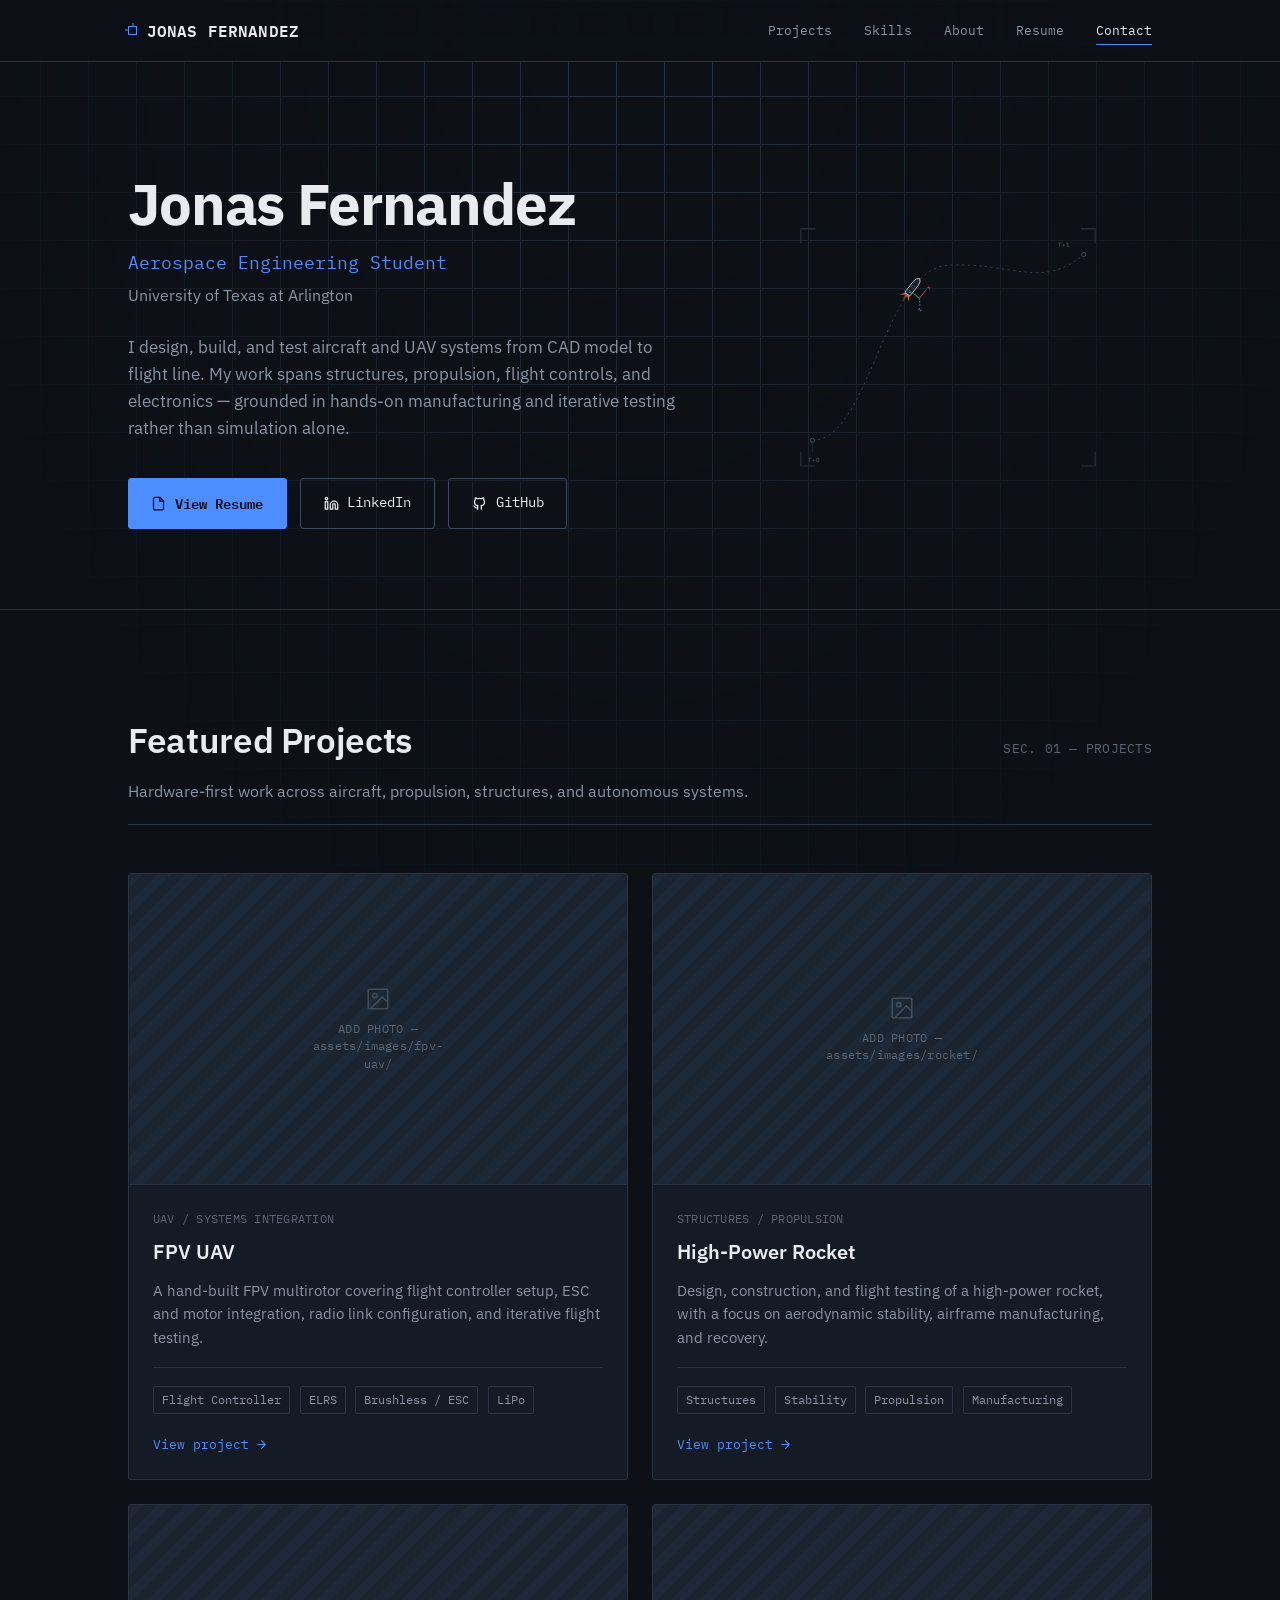
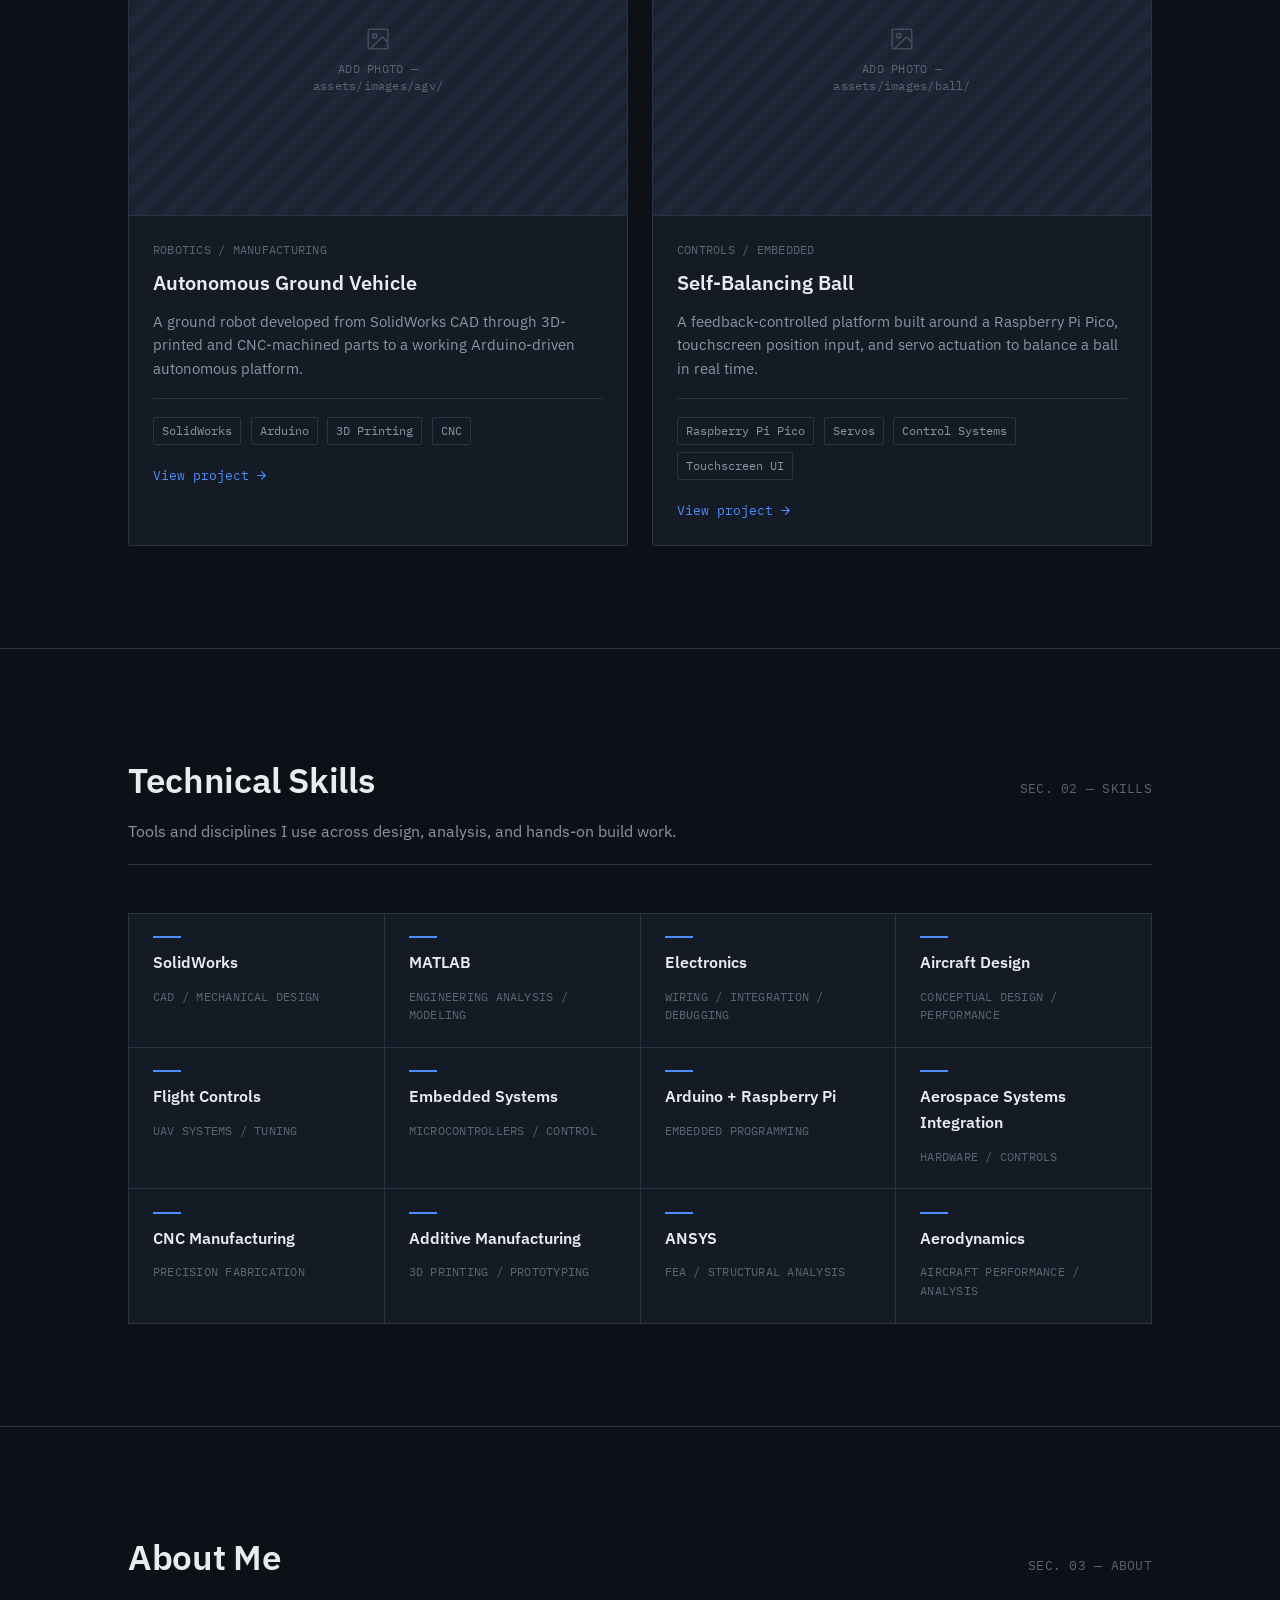
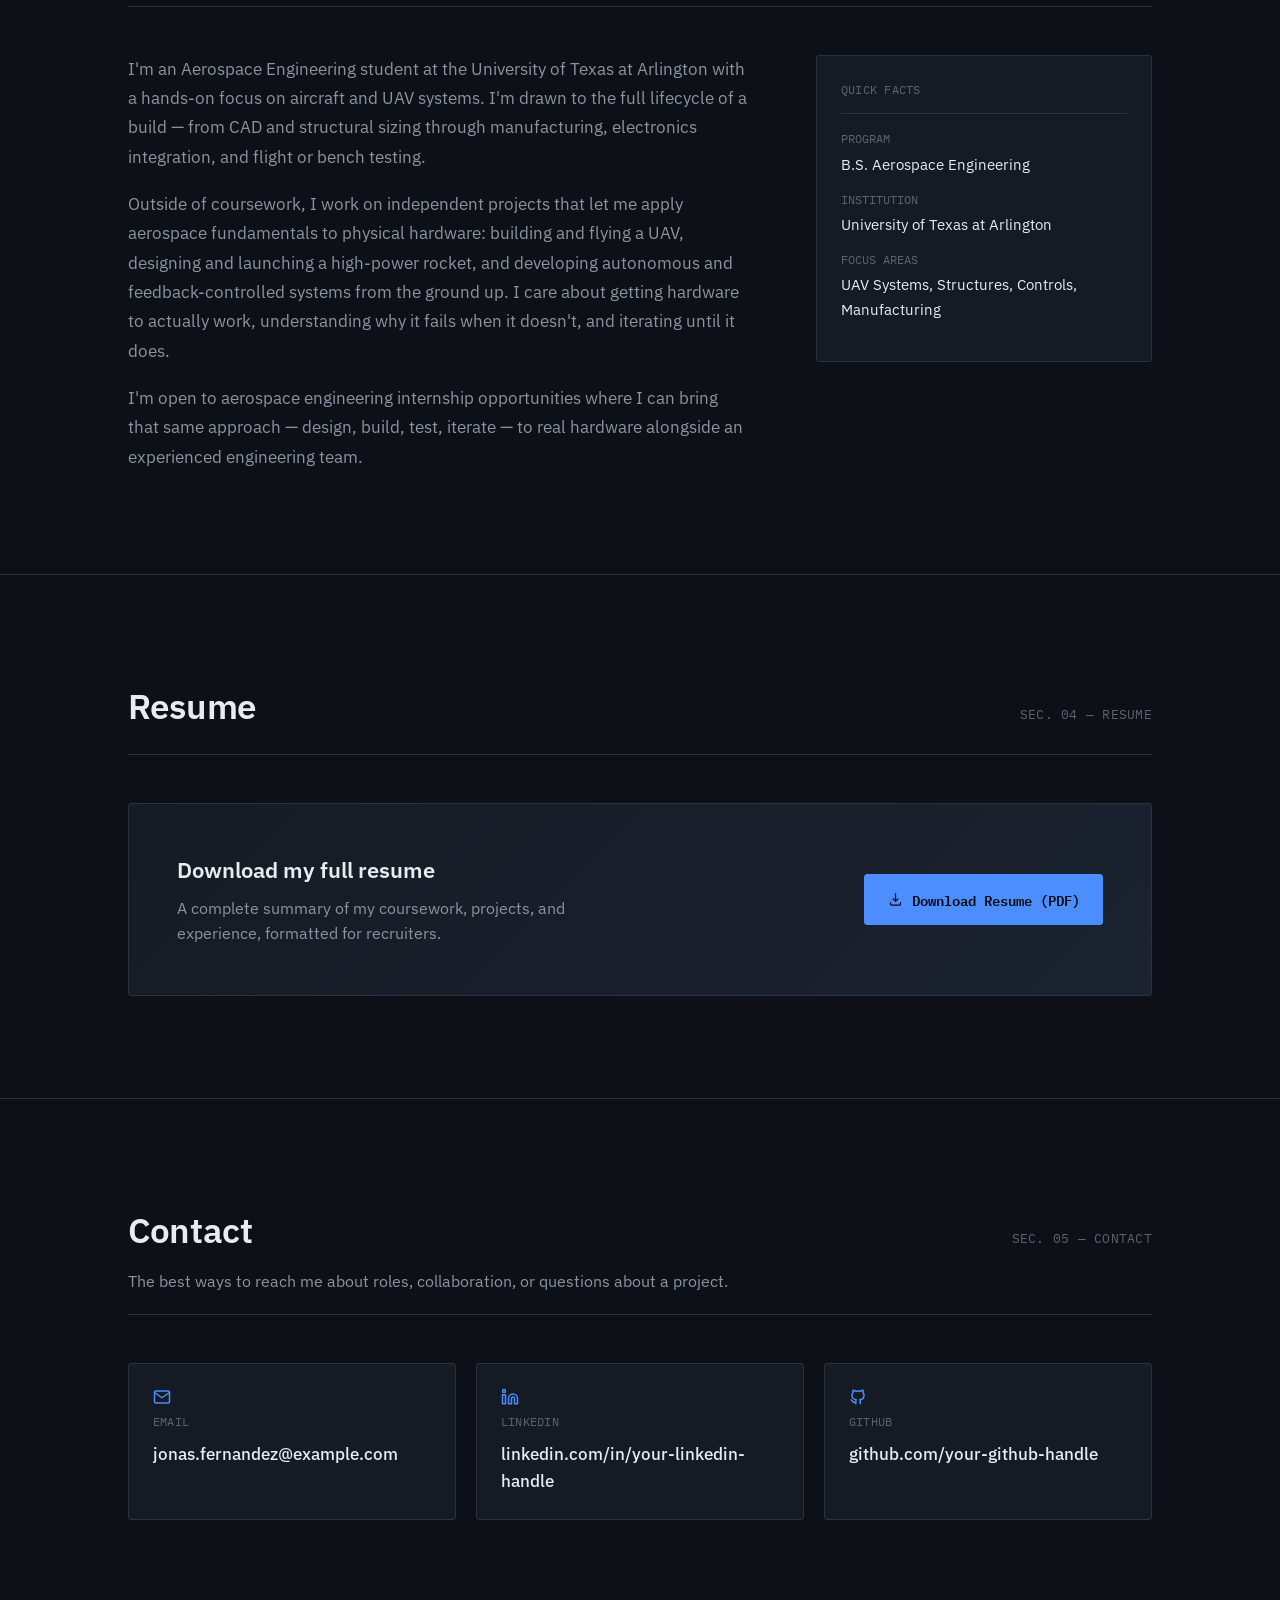
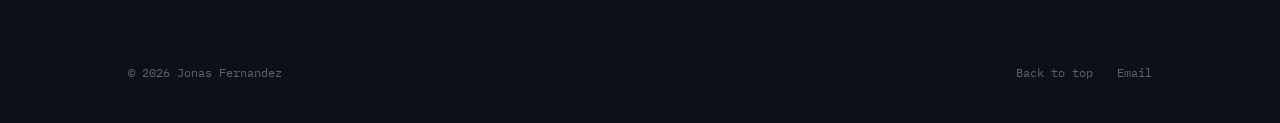
<file: index.html>
<!DOCTYPE html>
<html lang="en">
<head>
  <meta charset="UTF-8" />
  <meta name="viewport" content="width=device-width, initial-scale=1.0" />
  <title>Jonas Fernandez — Aerospace Engineering</title>
  <meta name="description" content="Jonas Fernandez — Aerospace Engineering student at the University of Texas at Arlington. UAV systems, propulsion, CAD, controls, and manufacturing." />

  <link rel="preconnect" href="https://fonts.googleapis.com" />
  <link rel="preconnect" href="https://fonts.gstatic.com" crossorigin />
  <link href="https://fonts.googleapis.com/css2?family=IBM+Plex+Mono:wght@400;500;600&family=IBM+Plex+Sans:wght@400;500;600;700&display=swap" rel="stylesheet" />

  <link rel="stylesheet" href="css/style.css" />
</head>
<body data-page="home">
  <a class="skip-link" href="#main">Skip to main content</a>

  <!-- ======================= HEADER / NAV ======================= -->
  <header class="site-header">
    <div class="wrap nav">
      <a href="#hero" class="logo">
        <span class="mark" aria-hidden="true"></span>
        JONAS FERNANDEZ
      </a>

      <button class="nav-toggle" aria-label="Toggle navigation" aria-expanded="false">
        <span></span><span></span><span></span>
      </button>

      <ul class="nav-links">
        <li><a href="#projects">Projects</a></li>
        <li><a href="#skills">Skills</a></li>
        <li><a href="#about">About</a></li>
        <li><a href="#resume">Resume</a></li>
        <li><a href="#contact">Contact</a></li>
      </ul>
    </div>
  </header>

  <main id="main">

    <!-- ======================= HERO ======================= -->
    <section class="hero" id="hero">
      <div class="wrap hero-grid">
        <div>
          <h1 class="hero-name">Jonas Fernandez</h1>
          <p class="hero-role">Aerospace Engineering Student</p>
          <p class="hero-org">University of Texas at Arlington</p>

          <p class="hero-intro">
            I design, build, and test aircraft and UAV systems from CAD model to flight
            line. My work spans structures, propulsion, flight controls, and electronics —
            grounded in hands-on manufacturing and iterative testing rather than
            simulation alone.
          </p>

          <div class="hero-actions">
            <!-- REPLACE href with your hosted resume PDF, e.g. assets/resume/jonas-fernandez-resume.pdf -->
            <a class="btn btn-primary" href="assets/resume/jonas-fernandez-resume.pdf" target="_blank" rel="noopener">
              <svg viewBox="0 0 24 24" fill="none" stroke="currentColor" stroke-width="2" stroke-linecap="round" stroke-linejoin="round" aria-hidden="true"><path d="M14 2H6a2 2 0 0 0-2 2v16a2 2 0 0 0 2 2h12a2 2 0 0 0 2-2V8z"/><path d="M14 2v6h6"/></svg>
              View Resume
            </a>
            <!-- REPLACE href with your LinkedIn profile URL -->
            <a class="btn btn-outline" href="https://www.linkedin.com/in/your-linkedin-handle" target="_blank" rel="noopener">
              <svg viewBox="0 0 24 24" fill="none" stroke="currentColor" stroke-width="2" stroke-linecap="round" stroke-linejoin="round" aria-hidden="true"><path d="M16 8a6 6 0 0 1 6 6v7h-4v-7a2 2 0 0 0-2-2 2 2 0 0 0-2 2v7h-4v-7a6 6 0 0 1 6-6z"/><rect x="2" y="9" width="4" height="12"/><circle cx="4" cy="4" r="2"/></svg>
              LinkedIn
            </a>
            <!-- REPLACE href with your GitHub profile URL -->
            <a class="btn btn-outline" href="https://github.com/your-github-handle" target="_blank" rel="noopener">
              <svg viewBox="0 0 24 24" fill="none" stroke="currentColor" stroke-width="2" stroke-linecap="round" stroke-linejoin="round" aria-hidden="true"><path d="M9 19c-4.3 1.4-4.3-2.5-6-3m12 5v-3.5c0-1 .1-1.4-.5-2 2.8-.3 5.5-1.4 5.5-6a4.6 4.6 0 0 0-1.3-3.2 4.2 4.2 0 0 0-.1-3.2s-1.1-.3-3.5 1.3a12.3 12.3 0 0 0-6.2 0C6.5 2.8 5.4 3.1 5.4 3.1a4.2 4.2 0 0 0-.1 3.2A4.6 4.6 0 0 0 4 9.5c0 4.6 2.7 5.7 5.5 6-.6.6-.6 1.2-.5 2V21"/></svg>
              GitHub
            </a>
          </div>
        </div>

        <div class="hero-graphic" aria-hidden="true">
          <svg viewBox="0 0 420 340" xmlns="http://www.w3.org/2000/svg" xmlns:xlink="http://www.w3.org/1999/xlink">
            <defs>
              <linearGradient id="exhaustGradient" x1="1" y1="0" x2="0" y2="0">
                <stop offset="0%" stop-color="#E8823C" stop-opacity="0.85"/>
                <stop offset="100%" stop-color="#E8823C" stop-opacity="0"/>
              </linearGradient>
            </defs>

            <!-- corner brackets -->
            <path d="M4 24V4h20M396 4h20v20M416 316v20h-20M24 336H4v-20" fill="none" stroke="#2A3341" stroke-width="1.5"/>

            <!-- static reference trajectory: the rocket travels along this path.
                 It is drawn in full immediately, so the graphic is always
                 complete and legible even if the motion animation cannot run. -->
            <path id="orbitPath" class="orbit-path" d="M20 300 C 100 300, 120 60, 210 55 S 340 90, 400 40" />
            <circle class="orbit-node" cx="20" cy="300" r="3"/>
            <circle class="orbit-node" cx="400" cy="40" r="3"/>
            <line x1="20" y1="300" x2="20" y2="316" stroke="#2A3341" stroke-width="1"/>
            <text x="14" y="330" class="orbit-label">T+0</text>
            <text x="364" y="30" class="orbit-label">T+1</text>

            <!-- Rocket with a body-fixed reference frame (x = roll, y = pitch,
                 z = yaw), the way a moving vehicle is described in flight
                 dynamics. The whole group travels and rotates together along
                 the path above, so the axes stay attached to the vehicle. -->
            <g class="rocket-group">
              <path class="rocket-exhaust" d="M -12 -2.2 L -27 0 L -12 2.2 Z"/>
              <path class="rocket-accent" d="M -12 -3.5 L -19 -8 L -12 0 Z"/>
              <path class="rocket-accent" d="M -12 3.5 L -19 8 L -12 0 Z"/>
              <path class="rocket-body" d="M -12 -3.5 Q -12 -4.5 -9.5 -4.5 L 7 -4.5 Q 14 -4.5 16 0 Q 14 4.5 7 4.5 L -9.5 4.5 Q -12 4.5 -12 3.5 Z"/>
              <circle cx="1" cy="0" r="1.8" fill="#0D1117" stroke="#5B6472" stroke-width="0.6"/>

              <g class="axis-frame" transform="translate(-6, 17)">
                <line class="axis-line axis-x" x1="0" y1="0" x2="16" y2="0"/>
                <text class="axis-label x" x="18" y="3">x</text>
                <line class="axis-line axis-y" x1="0" y1="0" x2="0" y2="-11"/>
                <text class="axis-label y" x="-4" y="-14">y</text>
                <line class="axis-line axis-z" x1="0" y1="0" x2="-9" y2="8"/>
                <text class="axis-label z" x="-15" y="13">z</text>
                <circle cx="0" cy="0" r="1" fill="#5B6472"/>
              </g>

              <animateMotion dur="9s" repeatCount="indefinite" rotate="auto" calcMode="spline" keyTimes="0;0.5;1" keyPoints="0;1;0" keySplines="0.42 0 0.58 1;0.42 0 0.58 1">
                <mpath href="#orbitPath" xlink:href="#orbitPath"/>
              </animateMotion>
              <animate attributeName="opacity" values="0;1;1;0" keyTimes="0;0.08;0.92;1" dur="9s" repeatCount="indefinite"/>
            </g>
          </svg>
        </div>
      </div>
    </section>

    <!-- ======================= PROJECTS ======================= -->
    <section class="section" id="projects">
      <div class="wrap">
        <div class="section-head">
          <div>
            <h2 class="section-title">Featured Projects</h2>
            <p class="section-lede">Hardware-first work across aircraft, propulsion, structures, and autonomous systems.</p>
          </div>
          <span class="index">SEC. 01 — PROJECTS</span>
        </div>

        <div class="project-grid">

          <!-- Project 1: FPV UAV -->
          <article class="project-card reveal">
            <div class="card-media">
              <!-- REPLACE this photo-slot div with: <img src="assets/images/fpv-uav/hero.jpg" alt="FPV UAV in flight-ready configuration"> -->
              <div class="photo-slot">
                <svg class="slot-icon" viewBox="0 0 24 24" fill="none" stroke="currentColor" stroke-width="1.5" aria-hidden="true"><rect x="3" y="3" width="18" height="18" rx="1"/><circle cx="9" cy="9" r="2"/><path d="m21 15-5-5L5 21"/></svg>
                <span class="slot-label">ADD PHOTO — assets/images/fpv-uav/</span>
              </div>
            </div>
            <div class="card-body">
              <span class="card-tag">UAV / SYSTEMS INTEGRATION</span>
              <h3 class="card-title"><a href="projects/fpv-uav.html">FPV UAV</a></h3>
              <p class="card-summary">
                A hand-built FPV multirotor covering flight controller setup, ESC and
                motor integration, radio link configuration, and iterative flight testing.
              </p>
              <div class="card-specs">
                <span class="spec-chip">Flight Controller</span>
                <span class="spec-chip">ELRS</span>
                <span class="spec-chip">Brushless / ESC</span>
                <span class="spec-chip">LiPo</span>
              </div>
              <span class="card-link">
                View project
                <svg viewBox="0 0 24 24" fill="none" stroke="currentColor" stroke-width="2" stroke-linecap="round" stroke-linejoin="round" aria-hidden="true"><path d="M5 12h14M12 5l7 7-7 7"/></svg>
              </span>
            </div>
          </article>

          <!-- Project 2: High-Power Rocket -->
          <article class="project-card reveal">
            <div class="card-media">
              <!-- REPLACE this photo-slot div with: <img src="assets/images/rocket/hero.jpg" alt="High-power rocket on the launch rail"> -->
              <div class="photo-slot">
                <svg class="slot-icon" viewBox="0 0 24 24" fill="none" stroke="currentColor" stroke-width="1.5" aria-hidden="true"><rect x="3" y="3" width="18" height="18" rx="1"/><circle cx="9" cy="9" r="2"/><path d="m21 15-5-5L5 21"/></svg>
                <span class="slot-label">ADD PHOTO — assets/images/rocket/</span>
              </div>
            </div>
            <div class="card-body">
              <span class="card-tag">STRUCTURES / PROPULSION</span>
              <h3 class="card-title"><a href="projects/high-power-rocket.html">High-Power Rocket</a></h3>
              <p class="card-summary">
                Design, construction, and flight testing of a high-power rocket, with a
                focus on aerodynamic stability, airframe manufacturing, and recovery.
              </p>
              <div class="card-specs">
                <span class="spec-chip">Structures</span>
                <span class="spec-chip">Stability</span>
                <span class="spec-chip">Propulsion</span>
                <span class="spec-chip">Manufacturing</span>
              </div>
              <span class="card-link">
                View project
                <svg viewBox="0 0 24 24" fill="none" stroke="currentColor" stroke-width="2" stroke-linecap="round" stroke-linejoin="round" aria-hidden="true"><path d="M5 12h14M12 5l7 7-7 7"/></svg>
              </span>
            </div>
          </article>

          <!-- Project 3: Autonomous Ground Vehicle -->
          <article class="project-card reveal">
            <div class="card-media">
              <!-- REPLACE this photo-slot div with: <img src="assets/images/agv/hero.jpg" alt="Autonomous ground vehicle chassis"> -->
              <div class="photo-slot">
                <svg class="slot-icon" viewBox="0 0 24 24" fill="none" stroke="currentColor" stroke-width="1.5" aria-hidden="true"><rect x="3" y="3" width="18" height="18" rx="1"/><circle cx="9" cy="9" r="2"/><path d="m21 15-5-5L5 21"/></svg>
                <span class="slot-label">ADD PHOTO — assets/images/agv/</span>
              </div>
            </div>
            <div class="card-body">
              <span class="card-tag">ROBOTICS / MANUFACTURING</span>
              <h3 class="card-title"><a href="projects/autonomous-ground-vehicle.html">Autonomous Ground Vehicle</a></h3>
              <p class="card-summary">
                A ground robot developed from SolidWorks CAD through 3D-printed and
                CNC-machined parts to a working Arduino-driven autonomous platform.
              </p>
              <div class="card-specs">
                <span class="spec-chip">SolidWorks</span>
                <span class="spec-chip">Arduino</span>
                <span class="spec-chip">3D Printing</span>
                <span class="spec-chip">CNC</span>
              </div>
              <span class="card-link">
                View project
                <svg viewBox="0 0 24 24" fill="none" stroke="currentColor" stroke-width="2" stroke-linecap="round" stroke-linejoin="round" aria-hidden="true"><path d="M5 12h14M12 5l7 7-7 7"/></svg>
              </span>
            </div>
          </article>

          <!-- Project 4: Self-Balancing Ball -->
          <article class="project-card reveal">
            <div class="card-media">
              <!-- REPLACE this photo-slot div with: <img src="assets/images/ball/hero.jpg" alt="Self-balancing ball platform"> -->
              <div class="photo-slot">
                <svg class="slot-icon" viewBox="0 0 24 24" fill="none" stroke="currentColor" stroke-width="1.5" aria-hidden="true"><rect x="3" y="3" width="18" height="18" rx="1"/><circle cx="9" cy="9" r="2"/><path d="m21 15-5-5L5 21"/></svg>
                <span class="slot-label">ADD PHOTO — assets/images/ball/</span>
              </div>
            </div>
            <div class="card-body">
              <span class="card-tag">CONTROLS / EMBEDDED</span>
              <h3 class="card-title"><a href="projects/self-balancing-ball.html">Self-Balancing Ball</a></h3>
              <p class="card-summary">
                A feedback-controlled platform built around a Raspberry Pi Pico, touchscreen
                position input, and servo actuation to balance a ball in real time.
              </p>
              <div class="card-specs">
                <span class="spec-chip">Raspberry Pi Pico</span>
                <span class="spec-chip">Servos</span>
                <span class="spec-chip">Control Systems</span>
                <span class="spec-chip">Touchscreen UI</span>
              </div>
              <span class="card-link">
                View project
                <svg viewBox="0 0 24 24" fill="none" stroke="currentColor" stroke-width="2" stroke-linecap="round" stroke-linejoin="round" aria-hidden="true"><path d="M5 12h14M12 5l7 7-7 7"/></svg>
              </span>
            </div>
          </article>

        </div>
      </div>
    </section>

    <!-- ======================= SKILLS ======================= -->
    <section class="section" id="skills">
      <div class="wrap">
        <div class="section-head">
          <div>
            <h2 class="section-title">Technical Skills</h2>
            <p class="section-lede">Tools and disciplines I use across design, analysis, and hands-on build work.</p>
          </div>
          <span class="index">SEC. 02 — SKILLS</span>
        </div>

        <div class="skills-grid">
          <div class="skill-item">
            <span class="skill-rule" aria-hidden="true"></span>
            <span class="skill-name">SolidWorks</span>
            <span class="skill-meta">CAD / MECHANICAL DESIGN</span>
          </div>
          <div class="skill-item">
            <span class="skill-rule" aria-hidden="true"></span>
            <span class="skill-name">MATLAB</span>
            <span class="skill-meta">ENGINEERING ANALYSIS / MODELING</span>
          </div>
          <div class="skill-item">
            <span class="skill-rule" aria-hidden="true"></span>
            <span class="skill-name">Electronics</span>
            <span class="skill-meta">WIRING / INTEGRATION / DEBUGGING</span>
          </div>
          <div class="skill-item">
            <span class="skill-rule" aria-hidden="true"></span>
            <span class="skill-name">Aircraft Design</span>
            <span class="skill-meta">CONCEPTUAL DESIGN / PERFORMANCE</span>
          </div>
          <div class="skill-item">
            <span class="skill-rule" aria-hidden="true"></span>
            <span class="skill-name">Flight Controls</span>
            <span class="skill-meta">UAV SYSTEMS / TUNING</span>
          </div>
          <div class="skill-item">
            <span class="skill-rule" aria-hidden="true"></span>
            <span class="skill-name">Embedded Systems</span>
            <span class="skill-meta">MICROCONTROLLERS / CONTROL</span>
          </div>
          <div class="skill-item">
            <span class="skill-rule" aria-hidden="true"></span>
            <span class="skill-name">Arduino + Raspberry Pi</span>
            <span class="skill-meta">EMBEDDED PROGRAMMING</span>
          </div>
          <div class="skill-item">
            <span class="skill-rule" aria-hidden="true"></span>
            <span class="skill-name">Aerospace Systems Integration</span>
            <span class="skill-meta">HARDWARE / CONTROLS</span>
          </div>
          <div class="skill-item">
            <span class="skill-rule" aria-hidden="true"></span>
            <span class="skill-name">CNC Manufacturing</span>
            <span class="skill-meta">PRECISION FABRICATION</span>
          </div>
          <div class="skill-item">
            <span class="skill-rule" aria-hidden="true"></span>
            <span class="skill-name">Additive Manufacturing</span>
            <span class="skill-meta">3D PRINTING / PROTOTYPING</span>
          </div>
          <div class="skill-item">
            <span class="skill-rule" aria-hidden="true"></span>
            <span class="skill-name">ANSYS</span>
            <span class="skill-meta">FEA / STRUCTURAL ANALYSIS</span>
          </div>
          <div class="skill-item">
            <span class="skill-rule" aria-hidden="true"></span>
            <span class="skill-name">Aerodynamics</span>
            <span class="skill-meta">AIRCRAFT PERFORMANCE / ANALYSIS</span>
          </div>
        </div>
      </div>
    </section>

    <!-- ======================= ABOUT ======================= -->
    <section class="section" id="about">
      <div class="wrap">
        <div class="section-head">
          <div>
            <h2 class="section-title">About Me</h2>
          </div>
          <span class="index">SEC. 03 — ABOUT</span>
        </div>

        <div class="about-grid">
          <div class="about-copy">
            <!-- Replace this copy with more specific detail as you'd like -->
            <p>
              I'm an Aerospace Engineering student at the University of Texas at
              Arlington with a hands-on focus on aircraft and UAV systems. I'm drawn to
              the full lifecycle of a build — from CAD and structural sizing through
              manufacturing, electronics integration, and flight or bench testing.
            </p>
            <p>
              Outside of coursework, I work on independent projects that let me apply
              aerospace fundamentals to physical hardware: building and flying a UAV,
              designing and launching a high-power rocket, and developing autonomous and
              feedback-controlled systems from the ground up. I care about getting
              hardware to actually work, understanding why it fails when it doesn't, and
              iterating until it does.
            </p>
            <p>
              I'm open to aerospace engineering internship opportunities where I can
              bring that same approach — design, build, test, iterate — to real
              hardware alongside an experienced engineering team.
            </p>
          </div>

          <aside class="fact-panel">
            <p class="fact-title">QUICK FACTS</p>
            <dl class="fact-list">
              <dt>PROGRAM</dt>
              <dd>B.S. Aerospace Engineering</dd>
              <dt>INSTITUTION</dt>
              <dd>University of Texas at Arlington</dd>
              <dt>FOCUS AREAS</dt>
              <dd>UAV Systems, Structures, Controls, Manufacturing</dd>
            </dl>
          </aside>
        </div>
      </div>
    </section>

    <!-- ======================= RESUME ======================= -->
    <section class="section" id="resume">
      <div class="wrap">
        <div class="section-head">
          <div>
            <h2 class="section-title">Resume</h2>
          </div>
          <span class="index">SEC. 04 — RESUME</span>
        </div>

        <div class="resume-band">
          <div>
            <h2>Download my full resume</h2>
            <p>A complete summary of my coursework, projects, and experience, formatted for recruiters.</p>
          </div>
          <!-- REPLACE href with your hosted resume PDF path, e.g. assets/resume/jonas-fernandez-resume.pdf -->
          <a class="btn btn-primary" href="assets/resume/jonas-fernandez-resume.pdf" target="_blank" rel="noopener">
            <svg viewBox="0 0 24 24" fill="none" stroke="currentColor" stroke-width="2" stroke-linecap="round" stroke-linejoin="round" aria-hidden="true"><path d="M12 3v12m0 0-4-4m4 4 4-4"/><path d="M4 17v2a2 2 0 0 0 2 2h12a2 2 0 0 0 2-2v-2"/></svg>
            Download Resume (PDF)
          </a>
        </div>
      </div>
    </section>

    <!-- ======================= CONTACT ======================= -->
    <section class="section" id="contact" style="border-bottom: none;">
      <div class="wrap">
        <div class="section-head">
          <div>
            <h2 class="section-title">Contact</h2>
            <p class="section-lede">The best ways to reach me about roles, collaboration, or questions about a project.</p>
          </div>
          <span class="index">SEC. 05 — CONTACT</span>
        </div>

        <div class="contact-grid">
          <!-- REPLACE href and displayed text with your real email address -->
          <a class="contact-card" href="mailto:jonas.fernandez@example.com">
            <svg viewBox="0 0 24 24" fill="none" stroke="currentColor" stroke-width="2" stroke-linecap="round" stroke-linejoin="round" aria-hidden="true"><rect x="2" y="4" width="20" height="16" rx="2"/><path d="m22 6-10 7L2 6"/></svg>
            <p class="contact-label">EMAIL</p>
            <p class="contact-value">jonas.fernandez@example.com</p>
          </a>

          <!-- REPLACE href and displayed text with your real LinkedIn URL -->
          <a class="contact-card" href="https://www.linkedin.com/in/your-linkedin-handle" target="_blank" rel="noopener">
            <svg viewBox="0 0 24 24" fill="none" stroke="currentColor" stroke-width="2" stroke-linecap="round" stroke-linejoin="round" aria-hidden="true"><path d="M16 8a6 6 0 0 1 6 6v7h-4v-7a2 2 0 0 0-2-2 2 2 0 0 0-2 2v7h-4v-7a6 6 0 0 1 6-6z"/><rect x="2" y="9" width="4" height="12"/><circle cx="4" cy="4" r="2"/></svg>
            <p class="contact-label">LINKEDIN</p>
            <p class="contact-value">linkedin.com/in/your-linkedin-handle</p>
          </a>

          <!-- REPLACE href and displayed text with your real GitHub URL -->
          <a class="contact-card" href="https://github.com/your-github-handle" target="_blank" rel="noopener">
            <svg viewBox="0 0 24 24" fill="none" stroke="currentColor" stroke-width="2" stroke-linecap="round" stroke-linejoin="round" aria-hidden="true"><path d="M9 19c-4.3 1.4-4.3-2.5-6-3m12 5v-3.5c0-1 .1-1.4-.5-2 2.8-.3 5.5-1.4 5.5-6a4.6 4.6 0 0 0-1.3-3.2 4.2 4.2 0 0 0-.1-3.2s-1.1-.3-3.5 1.3a12.3 12.3 0 0 0-6.2 0C6.5 2.8 5.4 3.1 5.4 3.1a4.2 4.2 0 0 0-.1 3.2A4.6 4.6 0 0 0 4 9.5c0 4.6 2.7 5.7 5.5 6-.6.6-.6 1.2-.5 2V21"/></svg>
            <p class="contact-label">GITHUB</p>
            <p class="contact-value">github.com/your-github-handle</p>
          </a>
        </div>
      </div>
    </section>

  </main>

  <!-- ======================= FOOTER ======================= -->
  <footer class="site-footer">
    <div class="wrap footer-grid">
      <span>&copy; <span data-year>2026</span> Jonas Fernandez</span>
      <div class="footer-links">
        <a href="#hero">Back to top</a>
        <a href="mailto:jonas.fernandez@example.com">Email</a>
      </div>
    </div>
  </footer>

  <script src="js/main.js"></script>
</body>
</html>
</file>
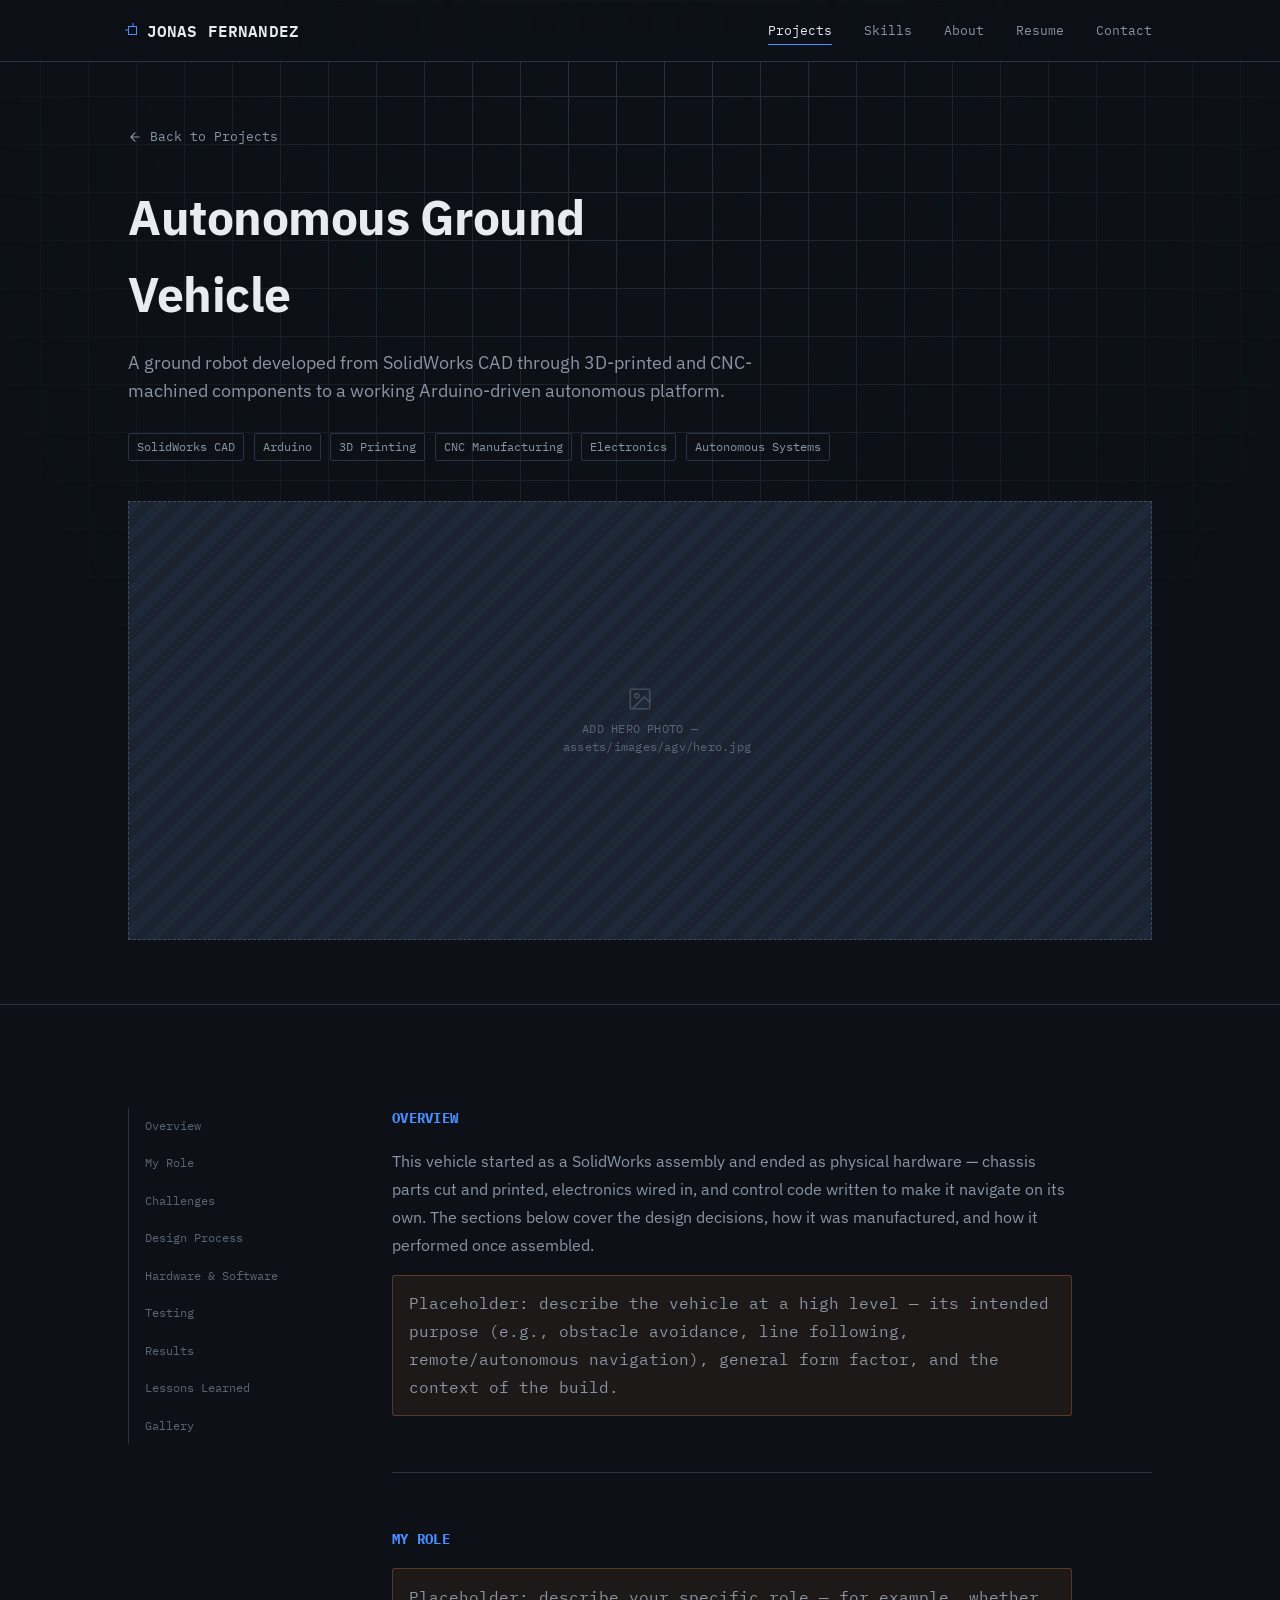
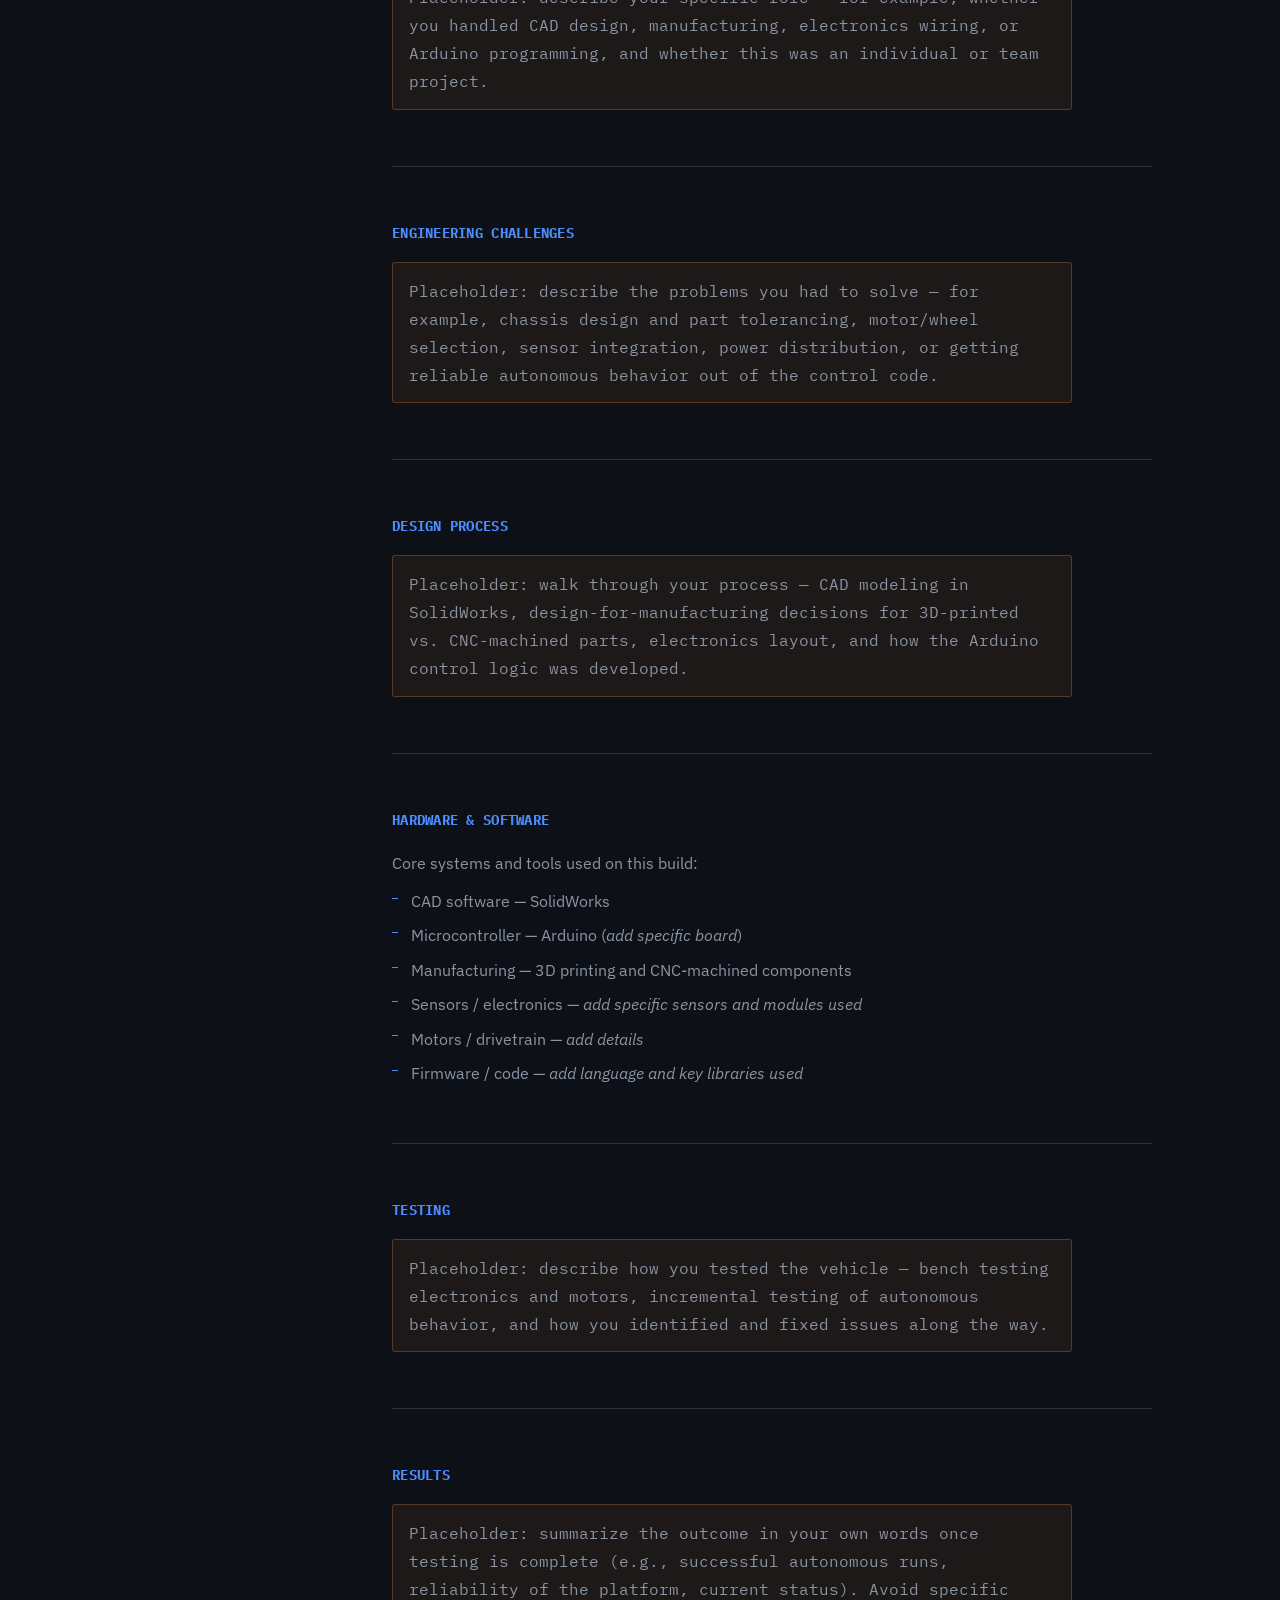
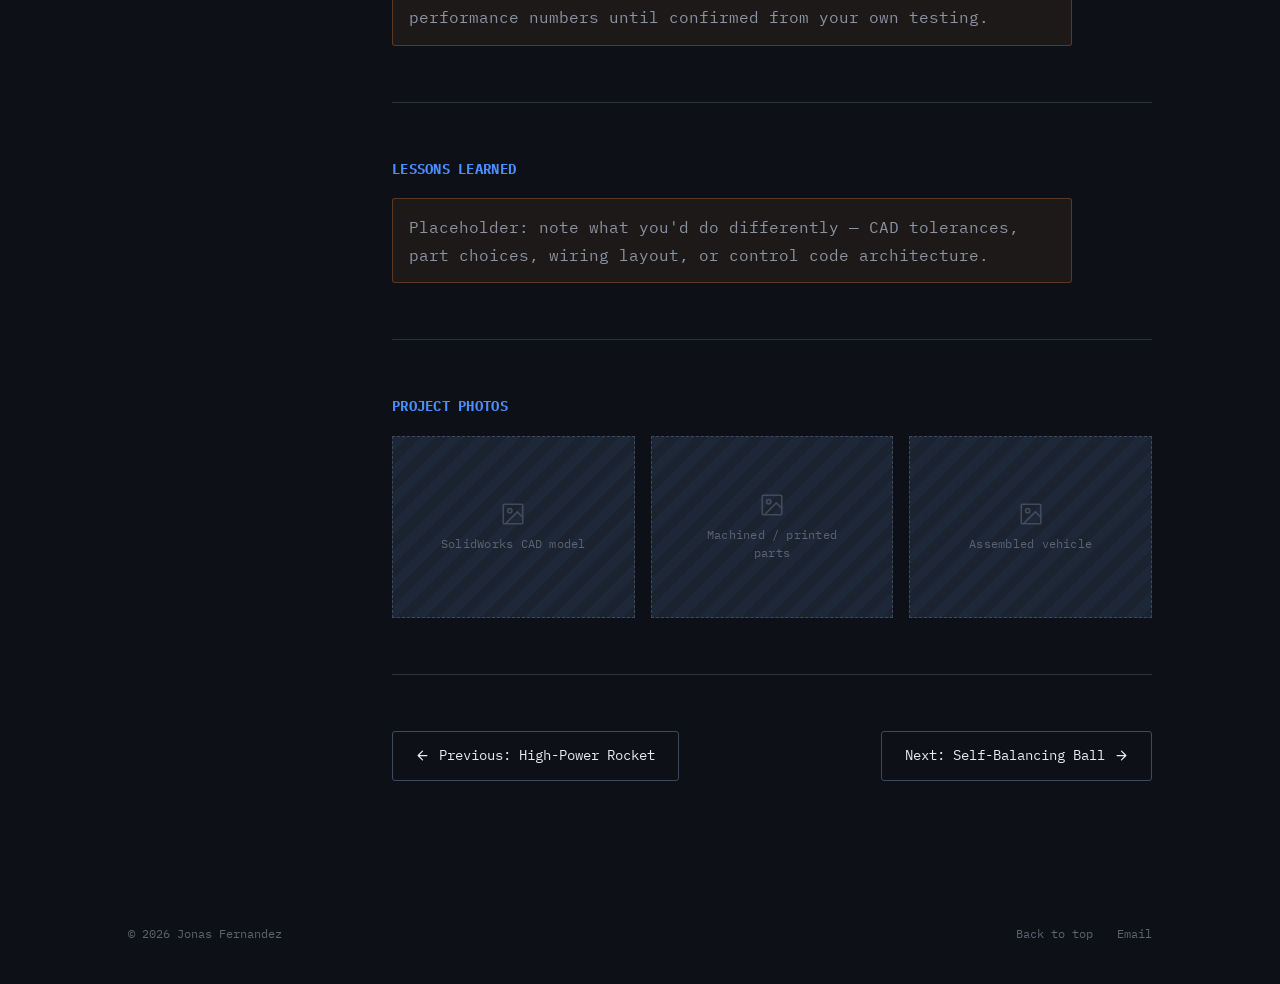
<file: projects/autonomous-ground-vehicle.html>
<!DOCTYPE html>
<html lang="en">
<head>
  <meta charset="UTF-8" />
  <meta name="viewport" content="width=device-width, initial-scale=1.0" />
  <title>Autonomous Ground Vehicle — Jonas Fernandez</title>
  <meta name="description" content="Autonomous ground vehicle project by Jonas Fernandez: SolidWorks CAD, Arduino, 3D printing, CNC manufacturing, and electronics." />

  <link rel="preconnect" href="https://fonts.googleapis.com" />
  <link rel="preconnect" href="https://fonts.gstatic.com" crossorigin />
  <link href="https://fonts.googleapis.com/css2?family=IBM+Plex+Mono:wght@400;500;600&family=IBM+Plex+Sans:wght@400;500;600;700&display=swap" rel="stylesheet" />

  <link rel="stylesheet" href="../css/style.css" />
</head>
<body data-page="project">
  <a class="skip-link" href="#main">Skip to main content</a>

  <header class="site-header">
    <div class="wrap nav">
      <a href="../index.html" class="logo">
        <span class="mark" aria-hidden="true"></span>
        JONAS FERNANDEZ
      </a>

      <button class="nav-toggle" aria-label="Toggle navigation" aria-expanded="false">
        <span></span><span></span><span></span>
      </button>

      <ul class="nav-links">
        <li><a href="../index.html#projects">Projects</a></li>
        <li><a href="../index.html#skills">Skills</a></li>
        <li><a href="../index.html#about">About</a></li>
        <li><a href="../index.html#resume">Resume</a></li>
        <li><a href="../index.html#contact">Contact</a></li>
      </ul>
    </div>
  </header>

  <main id="main">

    <section class="project-hero">
      <div class="wrap">
        <a class="back-link" href="../index.html#projects">
          <svg viewBox="0 0 24 24" fill="none" stroke="currentColor" stroke-width="2" stroke-linecap="round" stroke-linejoin="round" aria-hidden="true"><path d="M19 12H5M12 19l-7-7 7-7"/></svg>
          Back to Projects
        </a>

        <h1 class="project-hero-title">Autonomous Ground Vehicle</h1>
        <p class="project-hero-summary">
          A ground robot developed from SolidWorks CAD through 3D-printed and
          CNC-machined components to a working Arduino-driven autonomous platform.
        </p>

        <div class="project-meta-row">
          <span class="spec-chip">SolidWorks CAD</span>
          <span class="spec-chip">Arduino</span>
          <span class="spec-chip">3D Printing</span>
          <span class="spec-chip">CNC Manufacturing</span>
          <span class="spec-chip">Electronics</span>
          <span class="spec-chip">Autonomous Systems</span>
        </div>

        <div class="project-hero-media">
          <!-- REPLACE with: <img src="../assets/images/agv/hero.jpg" alt="Assembled autonomous ground vehicle"> -->
          <div class="photo-slot">
            <svg class="slot-icon" viewBox="0 0 24 24" fill="none" stroke="currentColor" stroke-width="1.5" aria-hidden="true"><rect x="3" y="3" width="18" height="18" rx="1"/><circle cx="9" cy="9" r="2"/><path d="m21 15-5-5L5 21"/></svg>
            <span class="slot-label">ADD HERO PHOTO — assets/images/agv/hero.jpg</span>
          </div>
        </div>
      </div>
    </section>

    <section class="section" style="border-bottom:none;">
      <div class="wrap detail-layout">

        <nav class="detail-nav" aria-label="Project sections">
          <a href="#overview">Overview</a>
          <a href="#role">My Role</a>
          <a href="#challenges">Challenges</a>
          <a href="#process">Design Process</a>
          <a href="#stack">Hardware &amp; Software</a>
          <a href="#testing">Testing</a>
          <a href="#results">Results</a>
          <a href="#lessons">Lessons Learned</a>
          <a href="#gallery">Gallery</a>
        </nav>

        <div class="detail-content">

          <section id="overview">
            <h2>OVERVIEW</h2>
            <p>
              This vehicle started as a SolidWorks assembly and ended as physical
              hardware — chassis parts cut and printed, electronics wired in, and control
              code written to make it navigate on its own. The sections below cover the
              design decisions, how it was manufactured, and how it performed once
              assembled.
            </p>
            <p class="placeholder-note">
              Placeholder: describe the vehicle at a high level — its intended purpose
              (e.g., obstacle avoidance, line following, remote/autonomous navigation),
              general form factor, and the context of the build.
            </p>
          </section>

          <section id="role">
            <h2>MY ROLE</h2>
            <p class="placeholder-note">
              Placeholder: describe your specific role — for example, whether you
              handled CAD design, manufacturing, electronics wiring, or Arduino
              programming, and whether this was an individual or team project.
            </p>
          </section>

          <section id="challenges">
            <h2>ENGINEERING CHALLENGES</h2>
            <p class="placeholder-note">
              Placeholder: describe the problems you had to solve — for example,
              chassis design and part tolerancing, motor/wheel selection, sensor
              integration, power distribution, or getting reliable autonomous behavior
              out of the control code.
            </p>
          </section>

          <section id="process">
            <h2>DESIGN PROCESS</h2>
            <p class="placeholder-note">
              Placeholder: walk through your process — CAD modeling in SolidWorks,
              design-for-manufacturing decisions for 3D-printed vs. CNC-machined parts,
              electronics layout, and how the Arduino control logic was developed.
            </p>
          </section>

          <section id="stack">
            <h2>HARDWARE &amp; SOFTWARE</h2>
            <p>Core systems and tools used on this build:</p>
            <ul class="bullet-list">
              <li>CAD software — SolidWorks</li>
              <li>Microcontroller — Arduino (<em>add specific board</em>)</li>
              <li>Manufacturing — 3D printing and CNC-machined components</li>
              <li>Sensors / electronics — <em>add specific sensors and modules used</em></li>
              <li>Motors / drivetrain — <em>add details</em></li>
              <li>Firmware / code — <em>add language and key libraries used</em></li>
            </ul>
          </section>

          <section id="testing">
            <h2>TESTING</h2>
            <p class="placeholder-note">
              Placeholder: describe how you tested the vehicle — bench testing
              electronics and motors, incremental testing of autonomous behavior, and
              how you identified and fixed issues along the way.
            </p>
          </section>

          <section id="results">
            <h2>RESULTS</h2>
            <p class="placeholder-note">
              Placeholder: summarize the outcome in your own words once testing is
              complete (e.g., successful autonomous runs, reliability of the platform,
              current status). Avoid specific performance numbers until confirmed from
              your own testing.
            </p>
          </section>

          <section id="lessons">
            <h2>LESSONS LEARNED</h2>
            <p class="placeholder-note">
              Placeholder: note what you'd do differently — CAD tolerances, part
              choices, wiring layout, or control code architecture.
            </p>
          </section>

          <section id="gallery">
            <h2>PROJECT PHOTOS</h2>
            <div class="photo-gallery">
              <!-- REPLACE each slot with <img src="../assets/images/agv/photo-1.jpg" alt="..."> -->
              <div class="photo-slot">
                <svg class="slot-icon" viewBox="0 0 24 24" fill="none" stroke="currentColor" stroke-width="1.5" aria-hidden="true"><rect x="3" y="3" width="18" height="18" rx="1"/><circle cx="9" cy="9" r="2"/><path d="m21 15-5-5L5 21"/></svg>
                <span class="slot-label">SolidWorks CAD model</span>
              </div>
              <div class="photo-slot">
                <svg class="slot-icon" viewBox="0 0 24 24" fill="none" stroke="currentColor" stroke-width="1.5" aria-hidden="true"><rect x="3" y="3" width="18" height="18" rx="1"/><circle cx="9" cy="9" r="2"/><path d="m21 15-5-5L5 21"/></svg>
                <span class="slot-label">Machined / printed parts</span>
              </div>
              <div class="photo-slot">
                <svg class="slot-icon" viewBox="0 0 24 24" fill="none" stroke="currentColor" stroke-width="1.5" aria-hidden="true"><rect x="3" y="3" width="18" height="18" rx="1"/><circle cx="9" cy="9" r="2"/><path d="m21 15-5-5L5 21"/></svg>
                <span class="slot-label">Assembled vehicle</span>
              </div>
            </div>
          </section>

          <div class="project-footer-nav">
            <a class="btn btn-outline" href="high-power-rocket.html">
              <svg viewBox="0 0 24 24" fill="none" stroke="currentColor" stroke-width="2" stroke-linecap="round" stroke-linejoin="round" aria-hidden="true"><path d="M19 12H5M12 19l-7-7 7-7"/></svg>
              Previous: High-Power Rocket
            </a>
            <a class="btn btn-outline" href="self-balancing-ball.html">
              Next: Self-Balancing Ball
              <svg viewBox="0 0 24 24" fill="none" stroke="currentColor" stroke-width="2" stroke-linecap="round" stroke-linejoin="round" aria-hidden="true"><path d="M5 12h14M12 5l7 7-7 7"/></svg>
            </a>
          </div>

        </div>
      </div>
    </section>

  </main>

  <footer class="site-footer">
    <div class="wrap footer-grid">
      <span>&copy; <span data-year>2026</span> Jonas Fernandez</span>
      <div class="footer-links">
        <a href="../index.html#hero">Back to top</a>
        <a href="mailto:jonas.fernandez@example.com">Email</a>
      </div>
    </div>
  </footer>

  <script src="../js/main.js"></script>
</body>
</html>
</file>
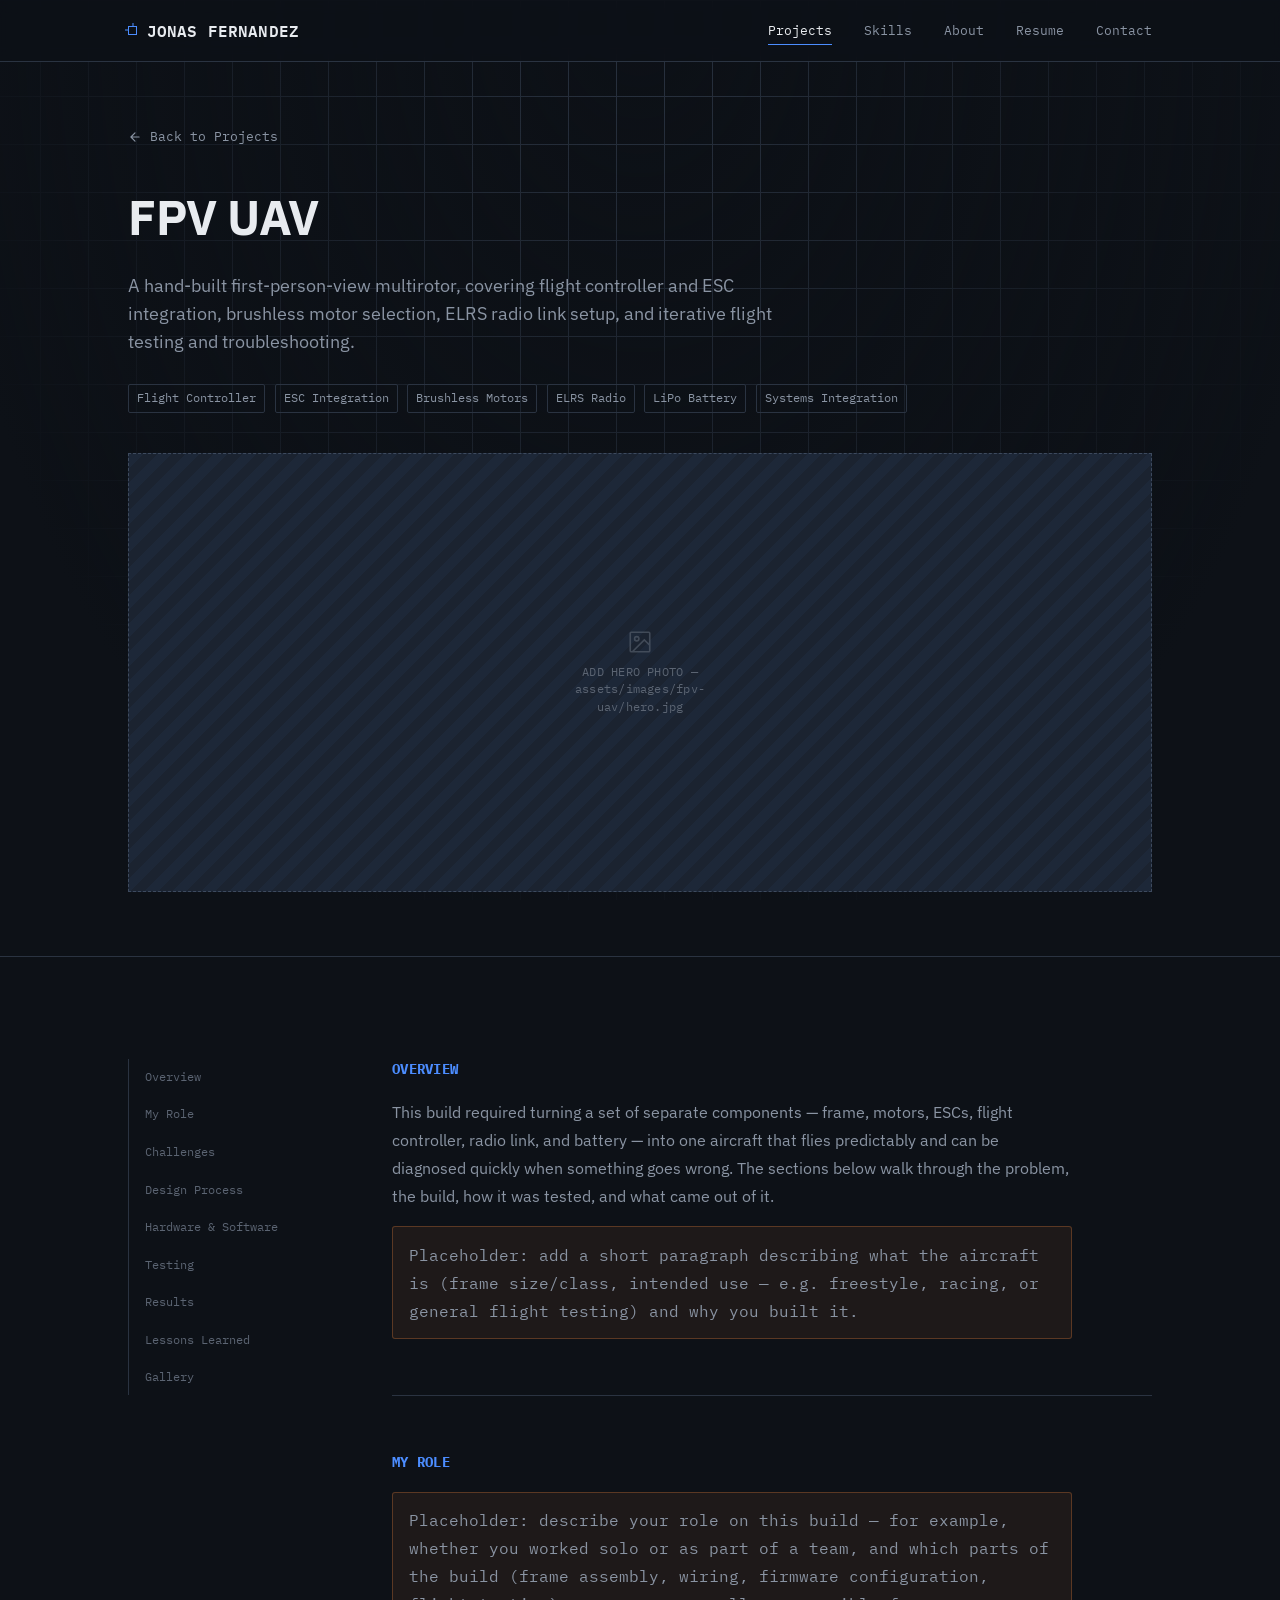
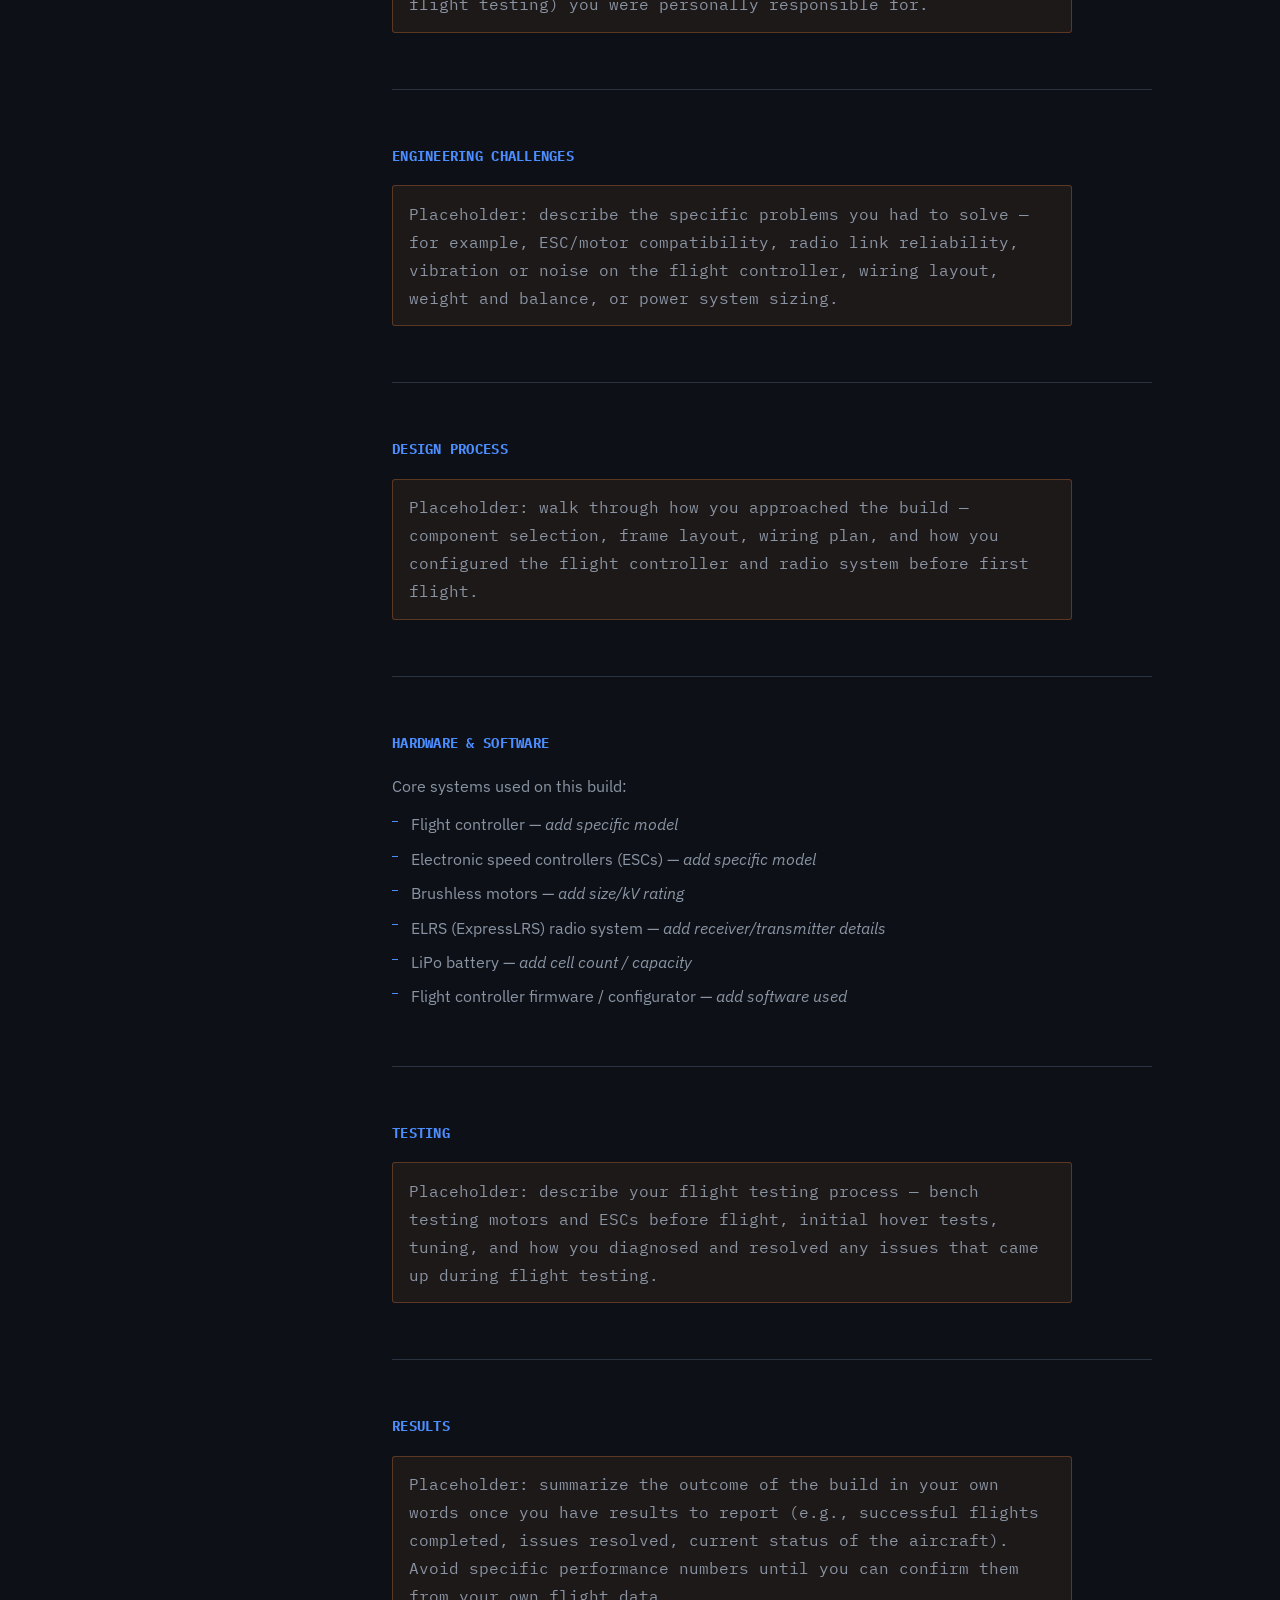
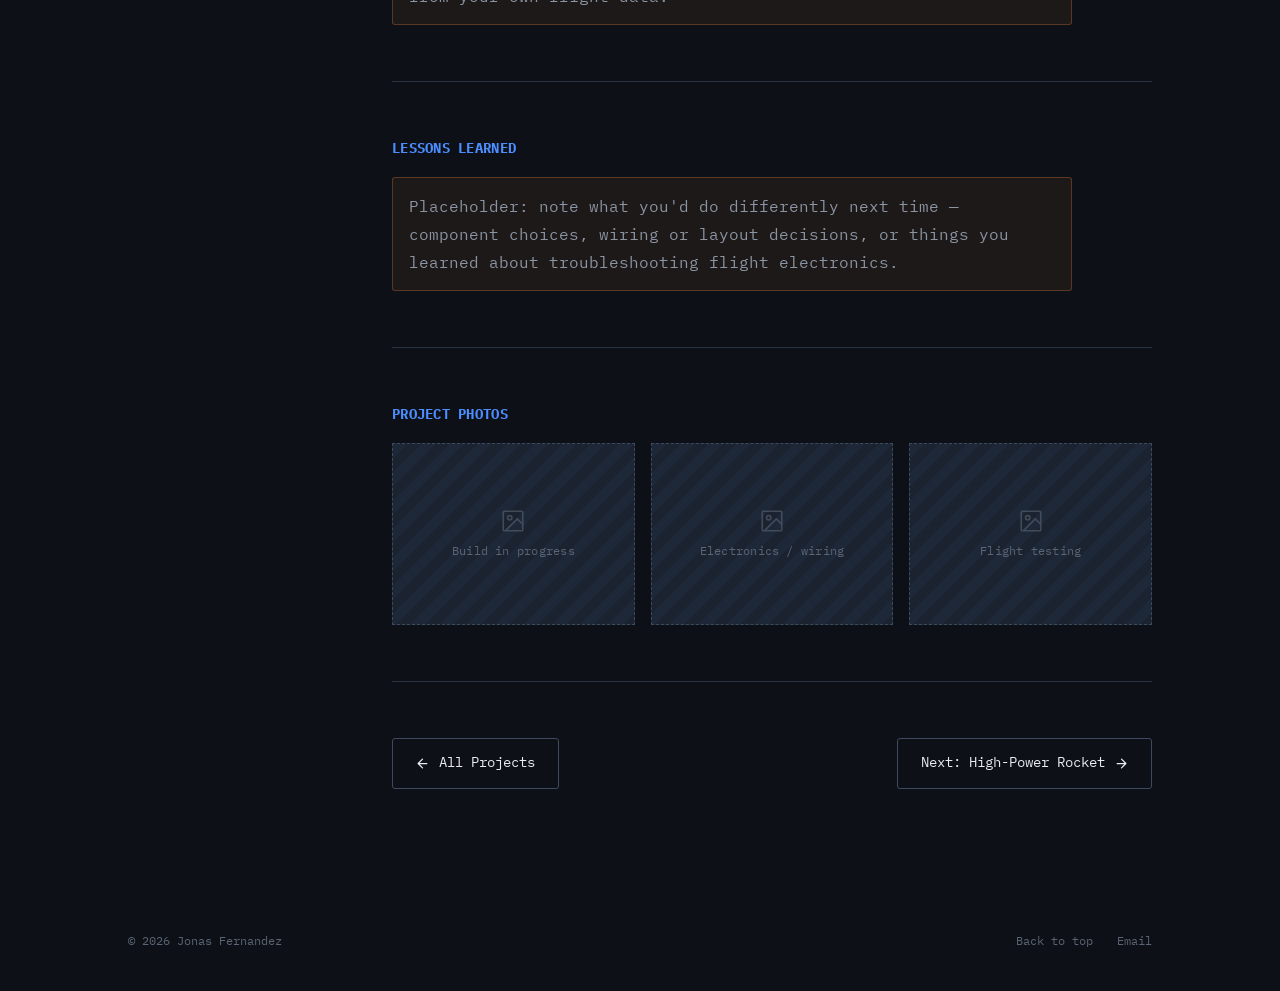
<file: projects/fpv-uav.html>
<!DOCTYPE html>
<html lang="en">
<head>
  <meta charset="UTF-8" />
  <meta name="viewport" content="width=device-width, initial-scale=1.0" />
  <title>FPV UAV — Jonas Fernandez</title>
  <meta name="description" content="FPV UAV project by Jonas Fernandez: flight controller and ESC integration, brushless motors, ELRS radio, and flight testing." />

  <link rel="preconnect" href="https://fonts.googleapis.com" />
  <link rel="preconnect" href="https://fonts.gstatic.com" crossorigin />
  <link href="https://fonts.googleapis.com/css2?family=IBM+Plex+Mono:wght@400;500;600&family=IBM+Plex+Sans:wght@400;500;600;700&display=swap" rel="stylesheet" />

  <link rel="stylesheet" href="../css/style.css" />
</head>
<body data-page="project">
  <a class="skip-link" href="#main">Skip to main content</a>

  <header class="site-header">
    <div class="wrap nav">
      <a href="../index.html" class="logo">
        <span class="mark" aria-hidden="true"></span>
        JONAS FERNANDEZ
      </a>

      <button class="nav-toggle" aria-label="Toggle navigation" aria-expanded="false">
        <span></span><span></span><span></span>
      </button>

      <ul class="nav-links">
        <li><a href="../index.html#projects">Projects</a></li>
        <li><a href="../index.html#skills">Skills</a></li>
        <li><a href="../index.html#about">About</a></li>
        <li><a href="../index.html#resume">Resume</a></li>
        <li><a href="../index.html#contact">Contact</a></li>
      </ul>
    </div>
  </header>

  <main id="main">

    <section class="project-hero">
      <div class="wrap">
        <a class="back-link" href="../index.html#projects">
          <svg viewBox="0 0 24 24" fill="none" stroke="currentColor" stroke-width="2" stroke-linecap="round" stroke-linejoin="round" aria-hidden="true"><path d="M19 12H5M12 19l-7-7 7-7"/></svg>
          Back to Projects
        </a>

        <h1 class="project-hero-title">FPV UAV</h1>
        <p class="project-hero-summary">
          A hand-built first-person-view multirotor, covering flight controller and ESC
          integration, brushless motor selection, ELRS radio link setup, and iterative
          flight testing and troubleshooting.
        </p>

        <div class="project-meta-row">
          <span class="spec-chip">Flight Controller</span>
          <span class="spec-chip">ESC Integration</span>
          <span class="spec-chip">Brushless Motors</span>
          <span class="spec-chip">ELRS Radio</span>
          <span class="spec-chip">LiPo Battery</span>
          <span class="spec-chip">Systems Integration</span>
        </div>

        <div class="project-hero-media">
          <!-- REPLACE with: <img src="../assets/images/fpv-uav/hero.jpg" alt="Assembled FPV UAV, top-down view"> -->
          <div class="photo-slot">
            <svg class="slot-icon" viewBox="0 0 24 24" fill="none" stroke="currentColor" stroke-width="1.5" aria-hidden="true"><rect x="3" y="3" width="18" height="18" rx="1"/><circle cx="9" cy="9" r="2"/><path d="m21 15-5-5L5 21"/></svg>
            <span class="slot-label">ADD HERO PHOTO — assets/images/fpv-uav/hero.jpg</span>
          </div>
        </div>
      </div>
    </section>

    <section class="section" style="border-bottom:none;">
      <div class="wrap detail-layout">

        <nav class="detail-nav" aria-label="Project sections">
          <a href="#overview">Overview</a>
          <a href="#role">My Role</a>
          <a href="#challenges">Challenges</a>
          <a href="#process">Design Process</a>
          <a href="#stack">Hardware &amp; Software</a>
          <a href="#testing">Testing</a>
          <a href="#results">Results</a>
          <a href="#lessons">Lessons Learned</a>
          <a href="#gallery">Gallery</a>
        </nav>

        <div class="detail-content">

          <section id="overview">
            <h2>OVERVIEW</h2>
            <p>
              This build required turning a set of separate components — frame, motors,
              ESCs, flight controller, radio link, and battery — into one aircraft that
              flies predictably and can be diagnosed quickly when something goes wrong.
              The sections below walk through the problem, the build, how it was tested,
              and what came out of it.
            </p>
            <p class="placeholder-note">
              Placeholder: add a short paragraph describing what the aircraft is (frame
              size/class, intended use — e.g. freestyle, racing, or general flight
              testing) and why you built it.
            </p>
          </section>

          <section id="role">
            <h2>MY ROLE</h2>
            <p class="placeholder-note">
              Placeholder: describe your role on this build — for example, whether you
              worked solo or as part of a team, and which parts of the build (frame
              assembly, wiring, firmware configuration, flight testing) you were
              personally responsible for.
            </p>
          </section>

          <section id="challenges">
            <h2>ENGINEERING CHALLENGES</h2>
            <p class="placeholder-note">
              Placeholder: describe the specific problems you had to solve — for
              example, ESC/motor compatibility, radio link reliability, vibration or
              noise on the flight controller, wiring layout, weight and balance, or
              power system sizing.
            </p>
          </section>

          <section id="process">
            <h2>DESIGN PROCESS</h2>
            <p class="placeholder-note">
              Placeholder: walk through how you approached the build — component
              selection, frame layout, wiring plan, and how you configured the flight
              controller and radio system before first flight.
            </p>
          </section>

          <section id="stack">
            <h2>HARDWARE &amp; SOFTWARE</h2>
            <p>Core systems used on this build:</p>
            <ul class="bullet-list">
              <li>Flight controller — <em>add specific model</em></li>
              <li>Electronic speed controllers (ESCs) — <em>add specific model</em></li>
              <li>Brushless motors — <em>add size/kV rating</em></li>
              <li>ELRS (ExpressLRS) radio system — <em>add receiver/transmitter details</em></li>
              <li>LiPo battery — <em>add cell count / capacity</em></li>
              <li>Flight controller firmware / configurator — <em>add software used</em></li>
            </ul>
          </section>

          <section id="testing">
            <h2>TESTING</h2>
            <p class="placeholder-note">
              Placeholder: describe your flight testing process — bench testing motors
              and ESCs before flight, initial hover tests, tuning, and how you diagnosed
              and resolved any issues that came up during flight testing.
            </p>
          </section>

          <section id="results">
            <h2>RESULTS</h2>
            <p class="placeholder-note">
              Placeholder: summarize the outcome of the build in your own words once you
              have results to report (e.g., successful flights completed, issues
              resolved, current status of the aircraft). Avoid specific performance
              numbers until you can confirm them from your own flight data.
            </p>
          </section>

          <section id="lessons">
            <h2>LESSONS LEARNED</h2>
            <p class="placeholder-note">
              Placeholder: note what you'd do differently next time — component choices,
              wiring or layout decisions, or things you learned about troubleshooting
              flight electronics.
            </p>
          </section>

          <section id="gallery">
            <h2>PROJECT PHOTOS</h2>
            <div class="photo-gallery">
              <!-- REPLACE each slot with <img src="../assets/images/fpv-uav/photo-1.jpg" alt="..."> -->
              <div class="photo-slot">
                <svg class="slot-icon" viewBox="0 0 24 24" fill="none" stroke="currentColor" stroke-width="1.5" aria-hidden="true"><rect x="3" y="3" width="18" height="18" rx="1"/><circle cx="9" cy="9" r="2"/><path d="m21 15-5-5L5 21"/></svg>
                <span class="slot-label">Build in progress</span>
              </div>
              <div class="photo-slot">
                <svg class="slot-icon" viewBox="0 0 24 24" fill="none" stroke="currentColor" stroke-width="1.5" aria-hidden="true"><rect x="3" y="3" width="18" height="18" rx="1"/><circle cx="9" cy="9" r="2"/><path d="m21 15-5-5L5 21"/></svg>
                <span class="slot-label">Electronics / wiring</span>
              </div>
              <div class="photo-slot">
                <svg class="slot-icon" viewBox="0 0 24 24" fill="none" stroke="currentColor" stroke-width="1.5" aria-hidden="true"><rect x="3" y="3" width="18" height="18" rx="1"/><circle cx="9" cy="9" r="2"/><path d="m21 15-5-5L5 21"/></svg>
                <span class="slot-label">Flight testing</span>
              </div>
            </div>
          </section>

          <div class="project-footer-nav">
            <a class="btn btn-outline" href="../index.html#projects">
              <svg viewBox="0 0 24 24" fill="none" stroke="currentColor" stroke-width="2" stroke-linecap="round" stroke-linejoin="round" aria-hidden="true"><path d="M19 12H5M12 19l-7-7 7-7"/></svg>
              All Projects
            </a>
            <a class="btn btn-outline" href="high-power-rocket.html">
              Next: High-Power Rocket
              <svg viewBox="0 0 24 24" fill="none" stroke="currentColor" stroke-width="2" stroke-linecap="round" stroke-linejoin="round" aria-hidden="true"><path d="M5 12h14M12 5l7 7-7 7"/></svg>
            </a>
          </div>

        </div>
      </div>
    </section>

  </main>

  <footer class="site-footer">
    <div class="wrap footer-grid">
      <span>&copy; <span data-year>2026</span> Jonas Fernandez</span>
      <div class="footer-links">
        <a href="../index.html#hero">Back to top</a>
        <a href="mailto:jonas.fernandez@example.com">Email</a>
      </div>
    </div>
  </footer>

  <script src="../js/main.js"></script>
</body>
</html>
</file>
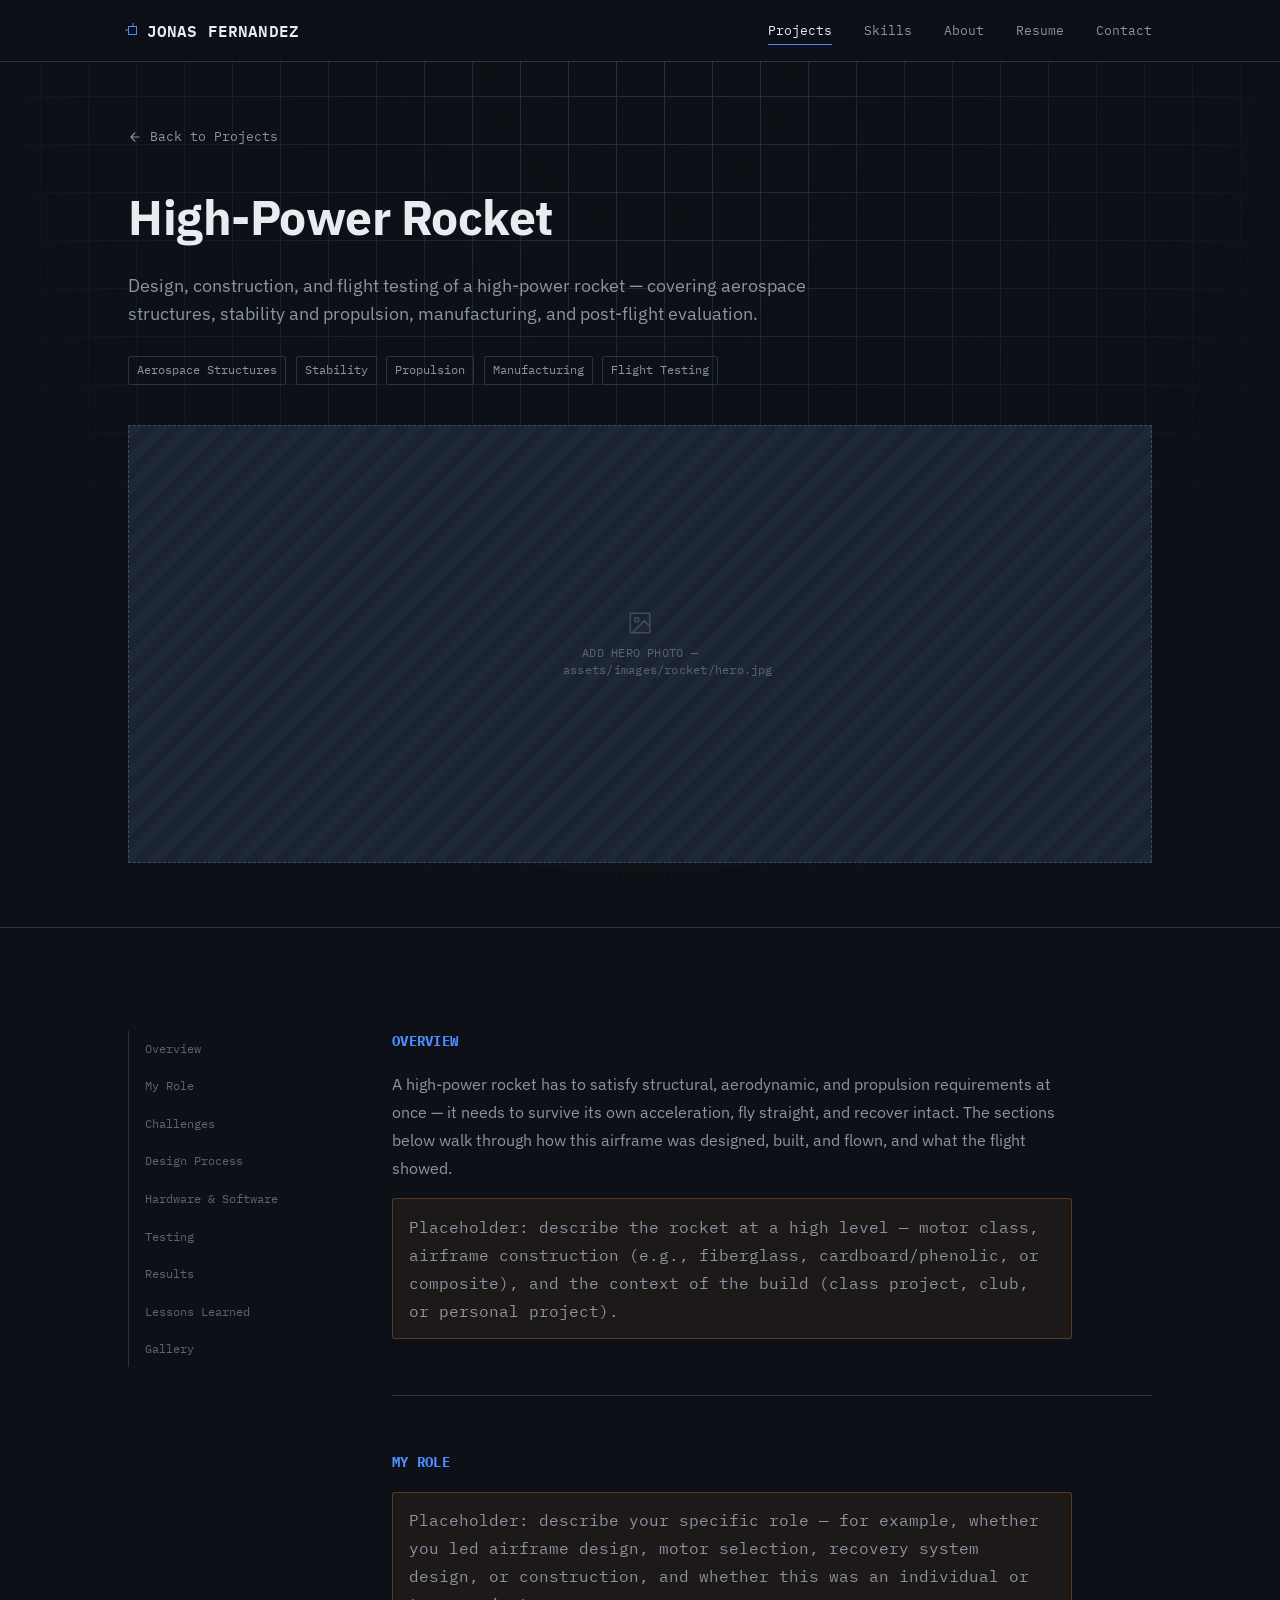
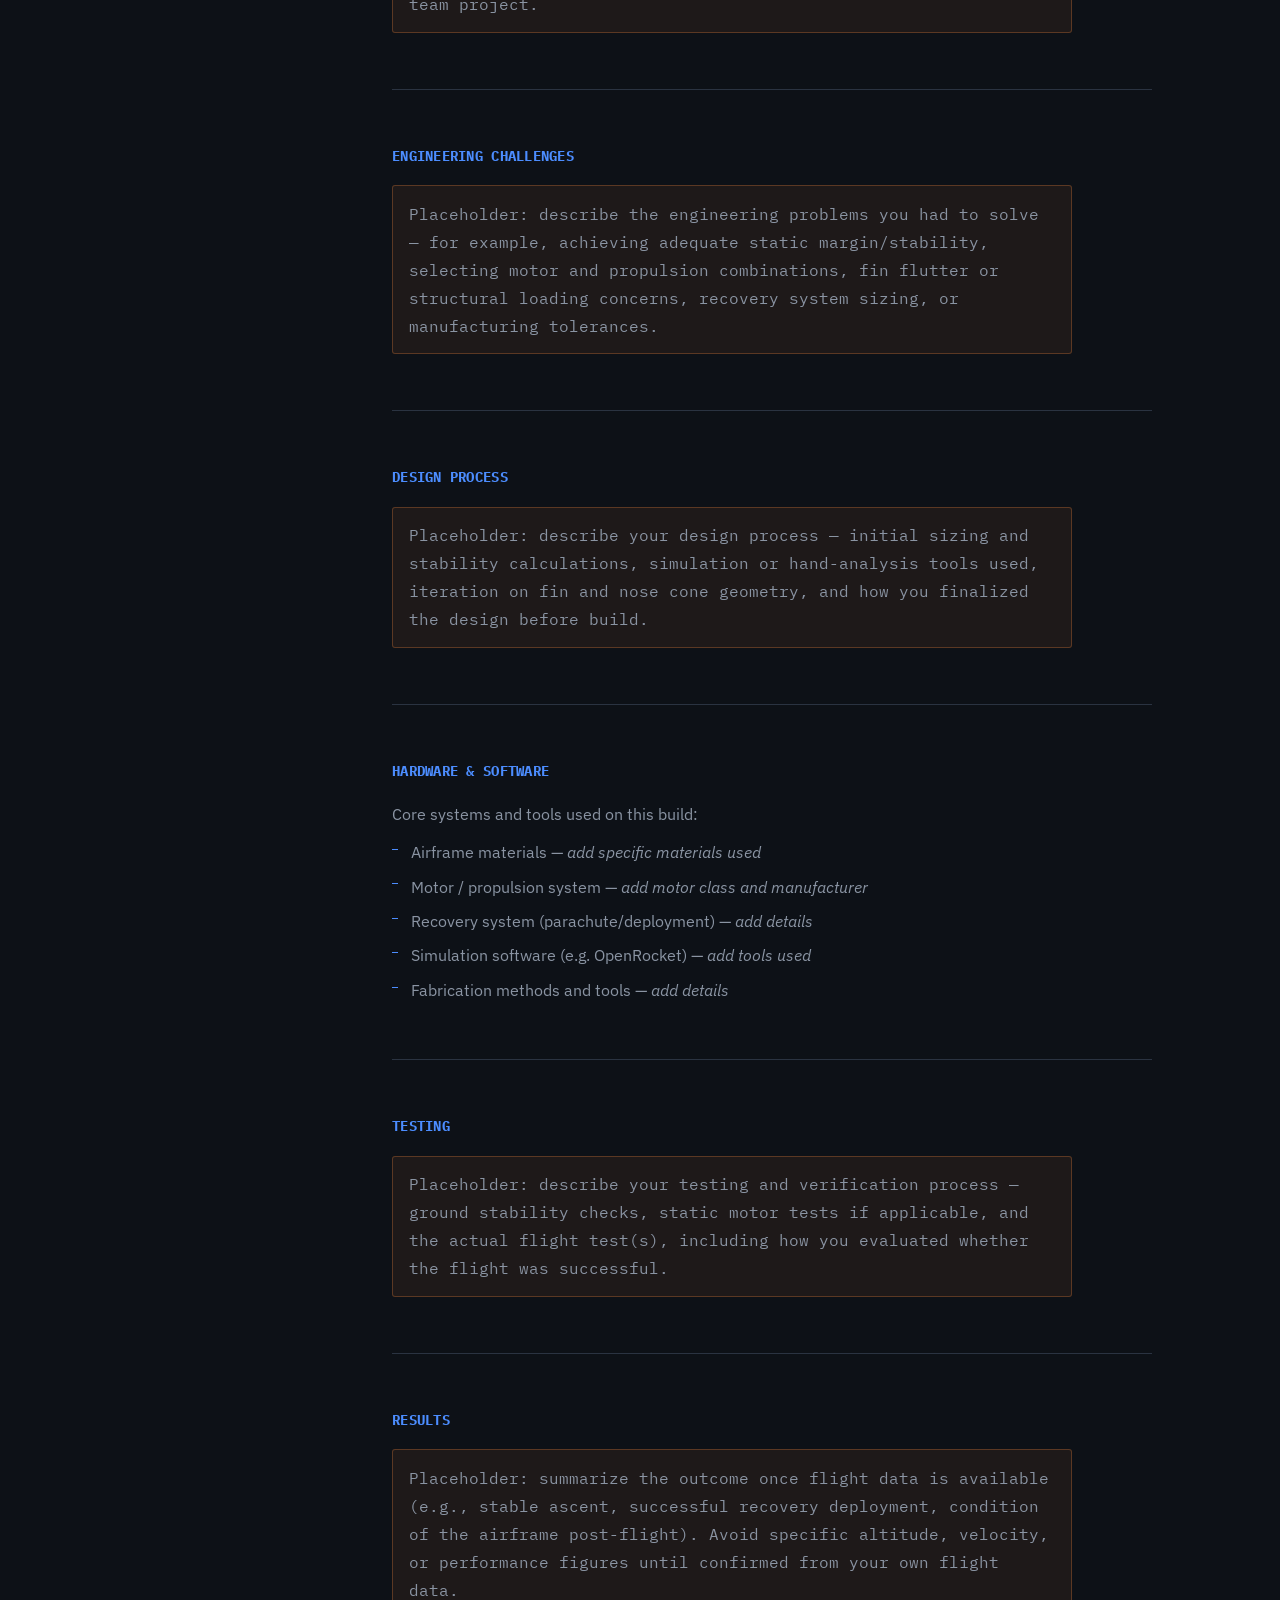
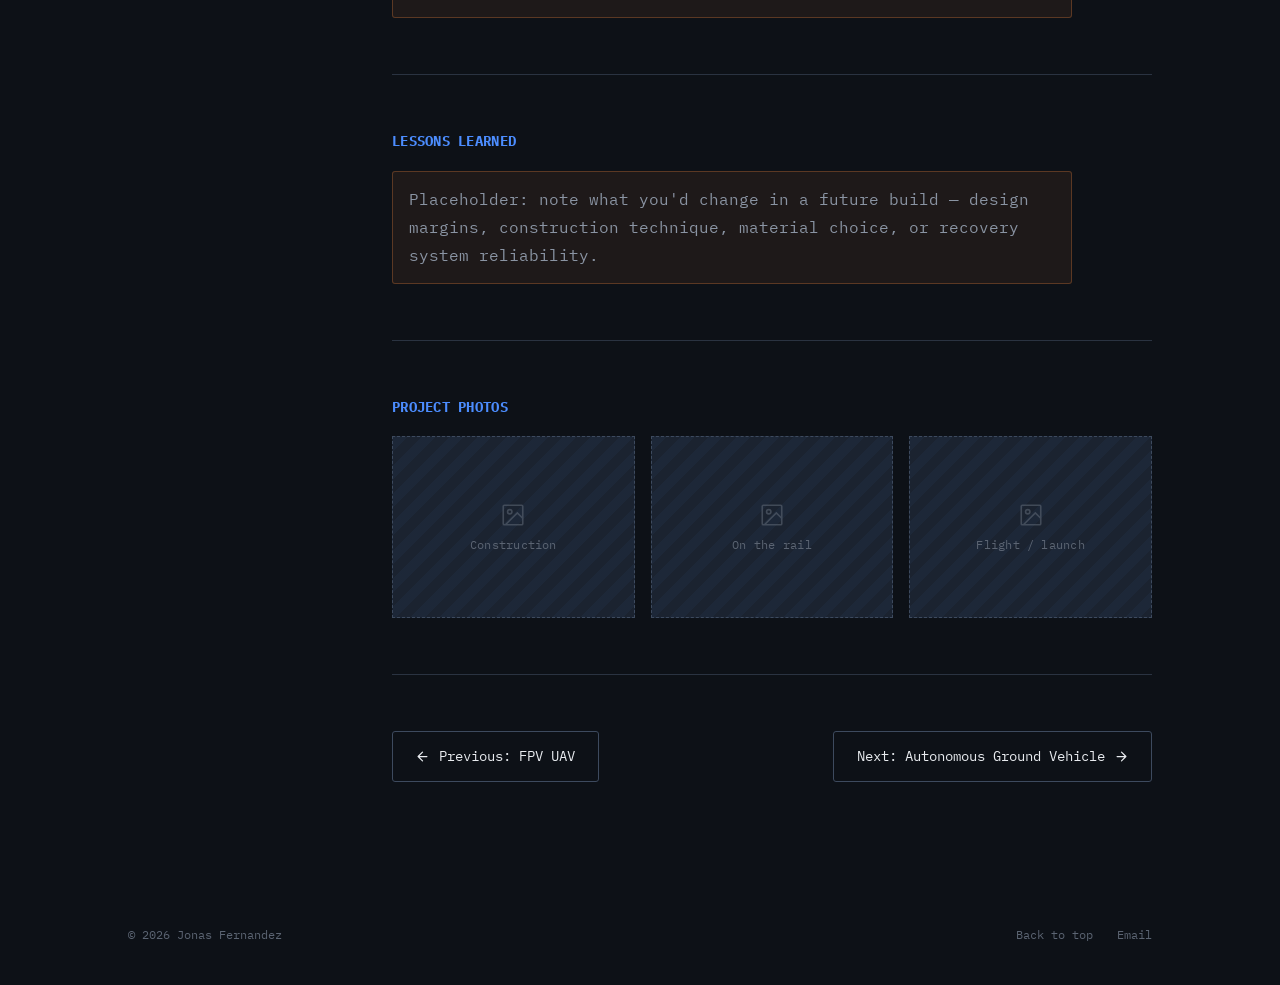
<file: projects/high-power-rocket.html>
<!DOCTYPE html>
<html lang="en">
<head>
  <meta charset="UTF-8" />
  <meta name="viewport" content="width=device-width, initial-scale=1.0" />
  <title>High-Power Rocket — Jonas Fernandez</title>
  <meta name="description" content="High-power rocket project by Jonas Fernandez: aerospace structures, stability, propulsion, manufacturing, and flight testing." />

  <link rel="preconnect" href="https://fonts.googleapis.com" />
  <link rel="preconnect" href="https://fonts.gstatic.com" crossorigin />
  <link href="https://fonts.googleapis.com/css2?family=IBM+Plex+Mono:wght@400;500;600&family=IBM+Plex+Sans:wght@400;500;600;700&display=swap" rel="stylesheet" />

  <link rel="stylesheet" href="../css/style.css" />
</head>
<body data-page="project">
  <a class="skip-link" href="#main">Skip to main content</a>

  <header class="site-header">
    <div class="wrap nav">
      <a href="../index.html" class="logo">
        <span class="mark" aria-hidden="true"></span>
        JONAS FERNANDEZ
      </a>

      <button class="nav-toggle" aria-label="Toggle navigation" aria-expanded="false">
        <span></span><span></span><span></span>
      </button>

      <ul class="nav-links">
        <li><a href="../index.html#projects">Projects</a></li>
        <li><a href="../index.html#skills">Skills</a></li>
        <li><a href="../index.html#about">About</a></li>
        <li><a href="../index.html#resume">Resume</a></li>
        <li><a href="../index.html#contact">Contact</a></li>
      </ul>
    </div>
  </header>

  <main id="main">

    <section class="project-hero">
      <div class="wrap">
        <a class="back-link" href="../index.html#projects">
          <svg viewBox="0 0 24 24" fill="none" stroke="currentColor" stroke-width="2" stroke-linecap="round" stroke-linejoin="round" aria-hidden="true"><path d="M19 12H5M12 19l-7-7 7-7"/></svg>
          Back to Projects
        </a>

        <h1 class="project-hero-title">High-Power Rocket</h1>
        <p class="project-hero-summary">
          Design, construction, and flight testing of a high-power rocket — covering
          aerospace structures, stability and propulsion, manufacturing, and post-flight
          evaluation.
        </p>

        <div class="project-meta-row">
          <span class="spec-chip">Aerospace Structures</span>
          <span class="spec-chip">Stability</span>
          <span class="spec-chip">Propulsion</span>
          <span class="spec-chip">Manufacturing</span>
          <span class="spec-chip">Flight Testing</span>
        </div>

        <div class="project-hero-media">
          <!-- REPLACE with: <img src="../assets/images/rocket/hero.jpg" alt="High-power rocket on the launch rail"> -->
          <div class="photo-slot">
            <svg class="slot-icon" viewBox="0 0 24 24" fill="none" stroke="currentColor" stroke-width="1.5" aria-hidden="true"><rect x="3" y="3" width="18" height="18" rx="1"/><circle cx="9" cy="9" r="2"/><path d="m21 15-5-5L5 21"/></svg>
            <span class="slot-label">ADD HERO PHOTO — assets/images/rocket/hero.jpg</span>
          </div>
        </div>
      </div>
    </section>

    <section class="section" style="border-bottom:none;">
      <div class="wrap detail-layout">

        <nav class="detail-nav" aria-label="Project sections">
          <a href="#overview">Overview</a>
          <a href="#role">My Role</a>
          <a href="#challenges">Challenges</a>
          <a href="#process">Design Process</a>
          <a href="#stack">Hardware &amp; Software</a>
          <a href="#testing">Testing</a>
          <a href="#results">Results</a>
          <a href="#lessons">Lessons Learned</a>
          <a href="#gallery">Gallery</a>
        </nav>

        <div class="detail-content">

          <section id="overview">
            <h2>OVERVIEW</h2>
            <p>
              A high-power rocket has to satisfy structural, aerodynamic, and propulsion
              requirements at once — it needs to survive its own acceleration, fly
              straight, and recover intact. The sections below walk through how this
              airframe was designed, built, and flown, and what the flight showed.
            </p>
            <p class="placeholder-note">
              Placeholder: describe the rocket at a high level — motor class, airframe
              construction (e.g., fiberglass, cardboard/phenolic, or composite), and the
              context of the build (class project, club, or personal project).
            </p>
          </section>

          <section id="role">
            <h2>MY ROLE</h2>
            <p class="placeholder-note">
              Placeholder: describe your specific role — for example, whether you led
              airframe design, motor selection, recovery system design, or construction,
              and whether this was an individual or team project.
            </p>
          </section>

          <section id="challenges">
            <h2>ENGINEERING CHALLENGES</h2>
            <p class="placeholder-note">
              Placeholder: describe the engineering problems you had to solve — for
              example, achieving adequate static margin/stability, selecting motor and
              propulsion combinations, fin flutter or structural loading concerns,
              recovery system sizing, or manufacturing tolerances.
            </p>
          </section>

          <section id="process">
            <h2>DESIGN PROCESS</h2>
            <p class="placeholder-note">
              Placeholder: describe your design process — initial sizing and stability
              calculations, simulation or hand-analysis tools used, iteration on fin and
              nose cone geometry, and how you finalized the design before build.
            </p>
          </section>

          <section id="stack">
            <h2>HARDWARE &amp; SOFTWARE</h2>
            <p>Core systems and tools used on this build:</p>
            <ul class="bullet-list">
              <li>Airframe materials — <em>add specific materials used</em></li>
              <li>Motor / propulsion system — <em>add motor class and manufacturer</em></li>
              <li>Recovery system (parachute/deployment) — <em>add details</em></li>
              <li>Simulation software (e.g. OpenRocket) — <em>add tools used</em></li>
              <li>Fabrication methods and tools — <em>add details</em></li>
            </ul>
          </section>

          <section id="testing">
            <h2>TESTING</h2>
            <p class="placeholder-note">
              Placeholder: describe your testing and verification process — ground
              stability checks, static motor tests if applicable, and the actual flight
              test(s), including how you evaluated whether the flight was successful.
            </p>
          </section>

          <section id="results">
            <h2>RESULTS</h2>
            <p class="placeholder-note">
              Placeholder: summarize the outcome once flight data is available (e.g.,
              stable ascent, successful recovery deployment, condition of the airframe
              post-flight). Avoid specific altitude, velocity, or performance figures
              until confirmed from your own flight data.
            </p>
          </section>

          <section id="lessons">
            <h2>LESSONS LEARNED</h2>
            <p class="placeholder-note">
              Placeholder: note what you'd change in a future build — design margins,
              construction technique, material choice, or recovery system reliability.
            </p>
          </section>

          <section id="gallery">
            <h2>PROJECT PHOTOS</h2>
            <div class="photo-gallery">
              <!-- REPLACE each slot with <img src="../assets/images/rocket/photo-1.jpg" alt="..."> -->
              <div class="photo-slot">
                <svg class="slot-icon" viewBox="0 0 24 24" fill="none" stroke="currentColor" stroke-width="1.5" aria-hidden="true"><rect x="3" y="3" width="18" height="18" rx="1"/><circle cx="9" cy="9" r="2"/><path d="m21 15-5-5L5 21"/></svg>
                <span class="slot-label">Construction</span>
              </div>
              <div class="photo-slot">
                <svg class="slot-icon" viewBox="0 0 24 24" fill="none" stroke="currentColor" stroke-width="1.5" aria-hidden="true"><rect x="3" y="3" width="18" height="18" rx="1"/><circle cx="9" cy="9" r="2"/><path d="m21 15-5-5L5 21"/></svg>
                <span class="slot-label">On the rail</span>
              </div>
              <div class="photo-slot">
                <svg class="slot-icon" viewBox="0 0 24 24" fill="none" stroke="currentColor" stroke-width="1.5" aria-hidden="true"><rect x="3" y="3" width="18" height="18" rx="1"/><circle cx="9" cy="9" r="2"/><path d="m21 15-5-5L5 21"/></svg>
                <span class="slot-label">Flight / launch</span>
              </div>
            </div>
          </section>

          <div class="project-footer-nav">
            <a class="btn btn-outline" href="fpv-uav.html">
              <svg viewBox="0 0 24 24" fill="none" stroke="currentColor" stroke-width="2" stroke-linecap="round" stroke-linejoin="round" aria-hidden="true"><path d="M19 12H5M12 19l-7-7 7-7"/></svg>
              Previous: FPV UAV
            </a>
            <a class="btn btn-outline" href="autonomous-ground-vehicle.html">
              Next: Autonomous Ground Vehicle
              <svg viewBox="0 0 24 24" fill="none" stroke="currentColor" stroke-width="2" stroke-linecap="round" stroke-linejoin="round" aria-hidden="true"><path d="M5 12h14M12 5l7 7-7 7"/></svg>
            </a>
          </div>

        </div>
      </div>
    </section>

  </main>

  <footer class="site-footer">
    <div class="wrap footer-grid">
      <span>&copy; <span data-year>2026</span> Jonas Fernandez</span>
      <div class="footer-links">
        <a href="../index.html#hero">Back to top</a>
        <a href="mailto:jonas.fernandez@example.com">Email</a>
      </div>
    </div>
  </footer>

  <script src="../js/main.js"></script>
</body>
</html>
</file>
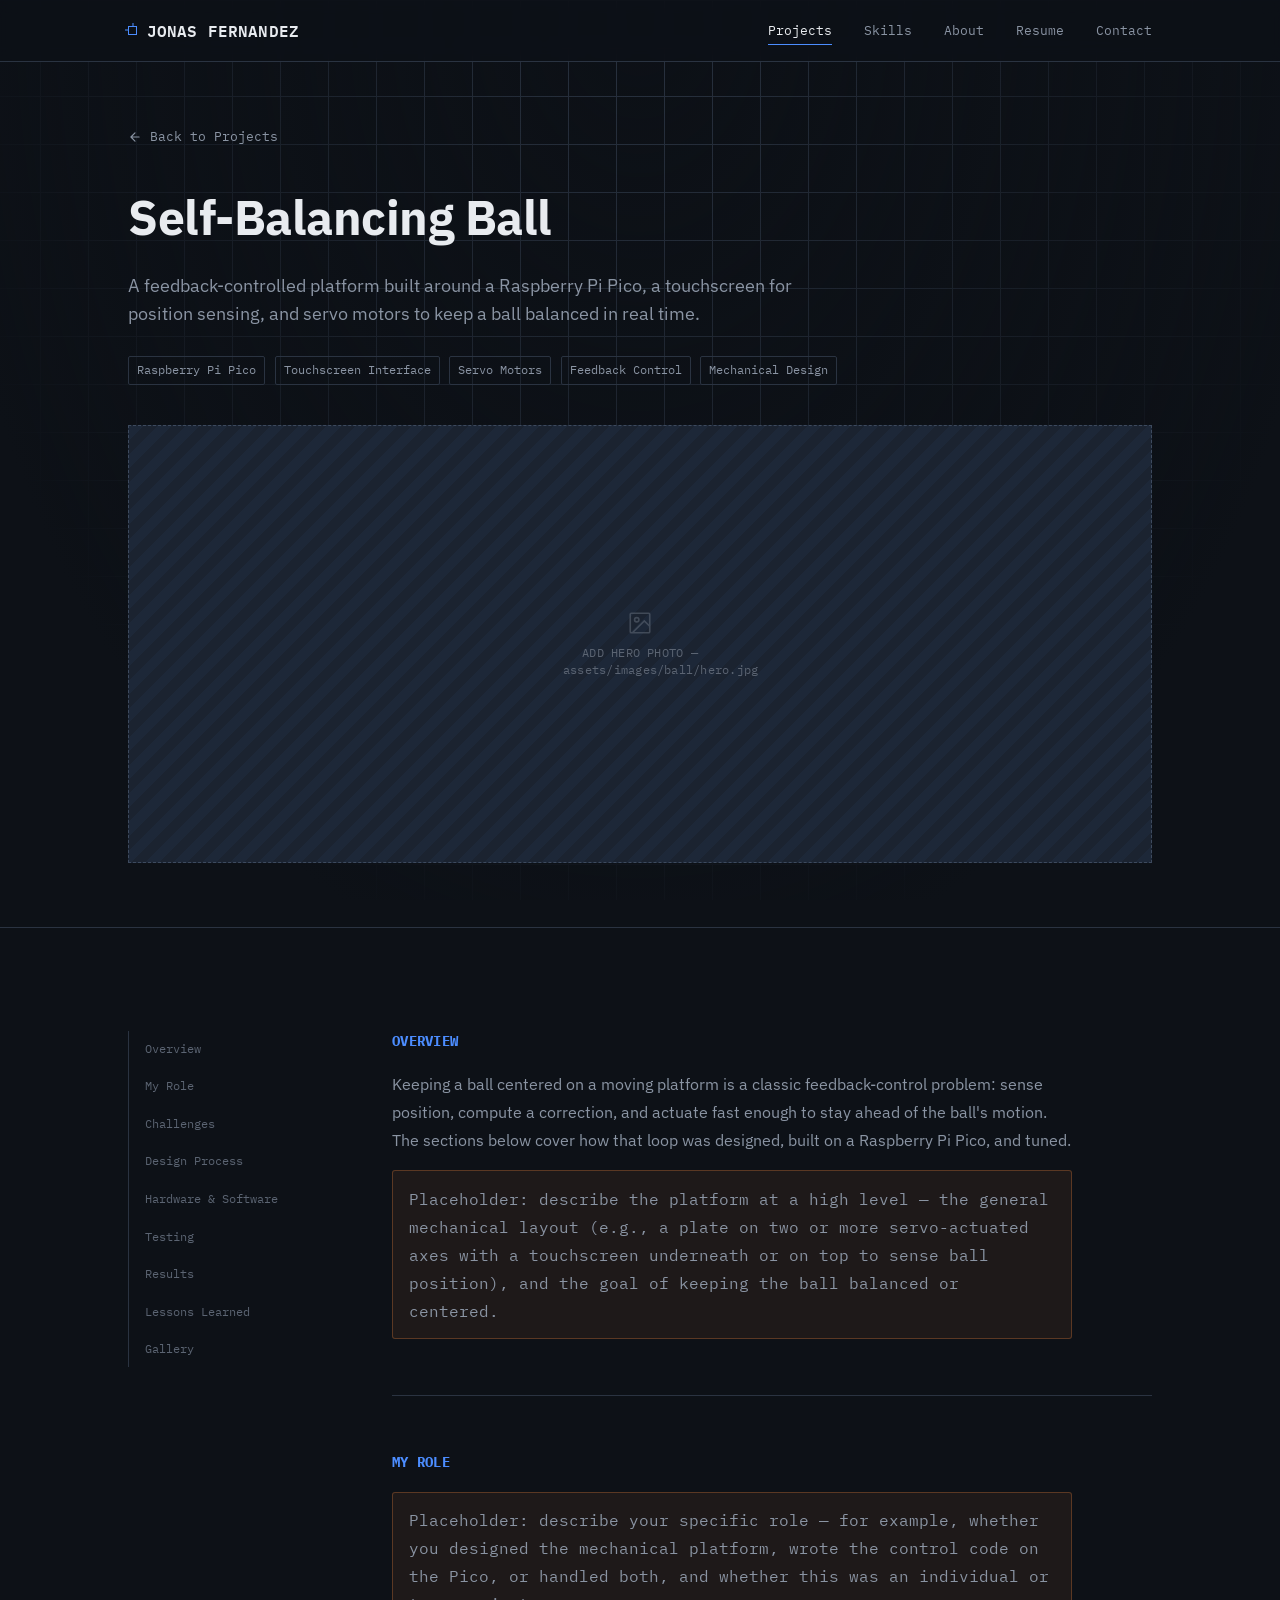
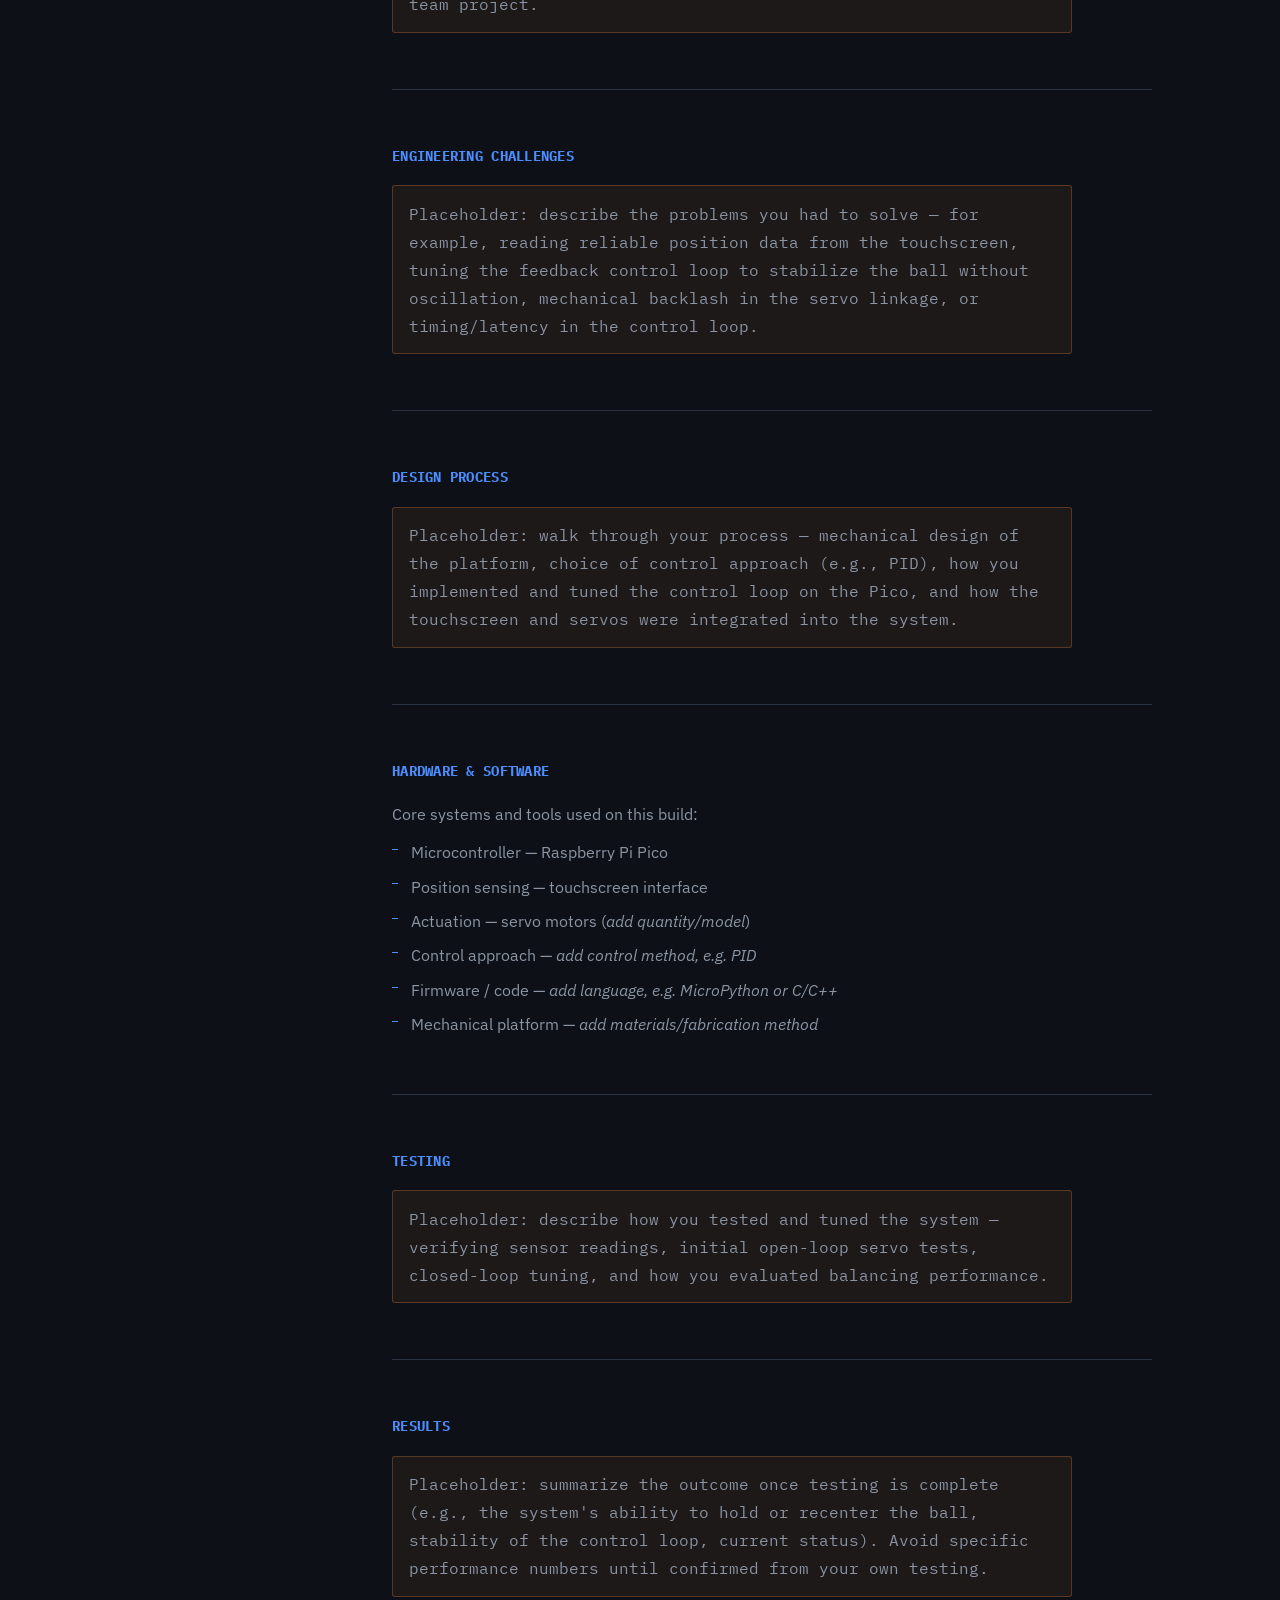
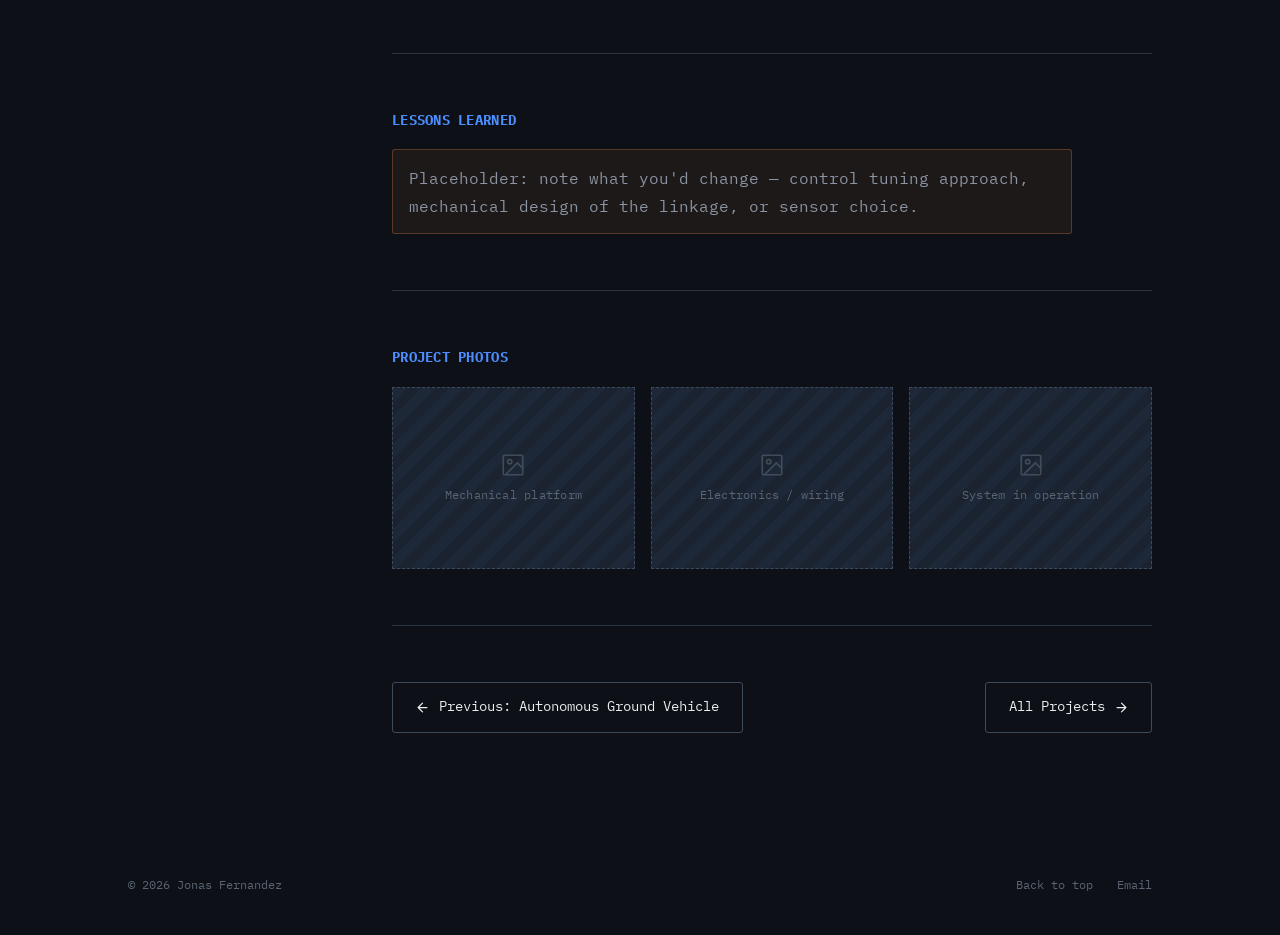
<file: projects/self-balancing-ball.html>
<!DOCTYPE html>
<html lang="en">
<head>
  <meta charset="UTF-8" />
  <meta name="viewport" content="width=device-width, initial-scale=1.0" />
  <title>Self-Balancing Ball — Jonas Fernandez</title>
  <meta name="description" content="Self-balancing ball project by Jonas Fernandez: Raspberry Pi Pico, touchscreen interface, servo motors, and a real-time feedback control system." />

  <link rel="preconnect" href="https://fonts.googleapis.com" />
  <link rel="preconnect" href="https://fonts.gstatic.com" crossorigin />
  <link href="https://fonts.googleapis.com/css2?family=IBM+Plex+Mono:wght@400;500;600&family=IBM+Plex+Sans:wght@400;500;600;700&display=swap" rel="stylesheet" />

  <link rel="stylesheet" href="../css/style.css" />
</head>
<body data-page="project">
  <a class="skip-link" href="#main">Skip to main content</a>

  <header class="site-header">
    <div class="wrap nav">
      <a href="../index.html" class="logo">
        <span class="mark" aria-hidden="true"></span>
        JONAS FERNANDEZ
      </a>

      <button class="nav-toggle" aria-label="Toggle navigation" aria-expanded="false">
        <span></span><span></span><span></span>
      </button>

      <ul class="nav-links">
        <li><a href="../index.html#projects">Projects</a></li>
        <li><a href="../index.html#skills">Skills</a></li>
        <li><a href="../index.html#about">About</a></li>
        <li><a href="../index.html#resume">Resume</a></li>
        <li><a href="../index.html#contact">Contact</a></li>
      </ul>
    </div>
  </header>

  <main id="main">

    <section class="project-hero">
      <div class="wrap">
        <a class="back-link" href="../index.html#projects">
          <svg viewBox="0 0 24 24" fill="none" stroke="currentColor" stroke-width="2" stroke-linecap="round" stroke-linejoin="round" aria-hidden="true"><path d="M19 12H5M12 19l-7-7 7-7"/></svg>
          Back to Projects
        </a>

        <h1 class="project-hero-title">Self-Balancing Ball</h1>
        <p class="project-hero-summary">
          A feedback-controlled platform built around a Raspberry Pi Pico, a touchscreen
          for position sensing, and servo motors to keep a ball balanced in real time.
        </p>

        <div class="project-meta-row">
          <span class="spec-chip">Raspberry Pi Pico</span>
          <span class="spec-chip">Touchscreen Interface</span>
          <span class="spec-chip">Servo Motors</span>
          <span class="spec-chip">Feedback Control</span>
          <span class="spec-chip">Mechanical Design</span>
        </div>

        <div class="project-hero-media">
          <!-- REPLACE with: <img src="../assets/images/ball/hero.jpg" alt="Self-balancing ball platform"> -->
          <div class="photo-slot">
            <svg class="slot-icon" viewBox="0 0 24 24" fill="none" stroke="currentColor" stroke-width="1.5" aria-hidden="true"><rect x="3" y="3" width="18" height="18" rx="1"/><circle cx="9" cy="9" r="2"/><path d="m21 15-5-5L5 21"/></svg>
            <span class="slot-label">ADD HERO PHOTO — assets/images/ball/hero.jpg</span>
          </div>
        </div>
      </div>
    </section>

    <section class="section" style="border-bottom:none;">
      <div class="wrap detail-layout">

        <nav class="detail-nav" aria-label="Project sections">
          <a href="#overview">Overview</a>
          <a href="#role">My Role</a>
          <a href="#challenges">Challenges</a>
          <a href="#process">Design Process</a>
          <a href="#stack">Hardware &amp; Software</a>
          <a href="#testing">Testing</a>
          <a href="#results">Results</a>
          <a href="#lessons">Lessons Learned</a>
          <a href="#gallery">Gallery</a>
        </nav>

        <div class="detail-content">

          <section id="overview">
            <h2>OVERVIEW</h2>
            <p>
              Keeping a ball centered on a moving platform is a classic feedback-control
              problem: sense position, compute a correction, and actuate fast enough to
              stay ahead of the ball's motion. The sections below cover how that loop was
              designed, built on a Raspberry Pi Pico, and tuned.
            </p>
            <p class="placeholder-note">
              Placeholder: describe the platform at a high level — the general
              mechanical layout (e.g., a plate on two or more servo-actuated axes with a
              touchscreen underneath or on top to sense ball position), and the goal of
              keeping the ball balanced or centered.
            </p>
          </section>

          <section id="role">
            <h2>MY ROLE</h2>
            <p class="placeholder-note">
              Placeholder: describe your specific role — for example, whether you
              designed the mechanical platform, wrote the control code on the Pico, or
              handled both, and whether this was an individual or team project.
            </p>
          </section>

          <section id="challenges">
            <h2>ENGINEERING CHALLENGES</h2>
            <p class="placeholder-note">
              Placeholder: describe the problems you had to solve — for example, reading
              reliable position data from the touchscreen, tuning the feedback control
              loop to stabilize the ball without oscillation, mechanical backlash in the
              servo linkage, or timing/latency in the control loop.
            </p>
          </section>

          <section id="process">
            <h2>DESIGN PROCESS</h2>
            <p class="placeholder-note">
              Placeholder: walk through your process — mechanical design of the
              platform, choice of control approach (e.g., PID), how you implemented and
              tuned the control loop on the Pico, and how the touchscreen and servos
              were integrated into the system.
            </p>
          </section>

          <section id="stack">
            <h2>HARDWARE &amp; SOFTWARE</h2>
            <p>Core systems and tools used on this build:</p>
            <ul class="bullet-list">
              <li>Microcontroller — Raspberry Pi Pico</li>
              <li>Position sensing — touchscreen interface</li>
              <li>Actuation — servo motors (<em>add quantity/model</em>)</li>
              <li>Control approach — <em>add control method, e.g. PID</em></li>
              <li>Firmware / code — <em>add language, e.g. MicroPython or C/C++</em></li>
              <li>Mechanical platform — <em>add materials/fabrication method</em></li>
            </ul>
          </section>

          <section id="testing">
            <h2>TESTING</h2>
            <p class="placeholder-note">
              Placeholder: describe how you tested and tuned the system — verifying
              sensor readings, initial open-loop servo tests, closed-loop tuning, and how
              you evaluated balancing performance.
            </p>
          </section>

          <section id="results">
            <h2>RESULTS</h2>
            <p class="placeholder-note">
              Placeholder: summarize the outcome once testing is complete (e.g., the
              system's ability to hold or recenter the ball, stability of the control
              loop, current status). Avoid specific performance numbers until confirmed
              from your own testing.
            </p>
          </section>

          <section id="lessons">
            <h2>LESSONS LEARNED</h2>
            <p class="placeholder-note">
              Placeholder: note what you'd change — control tuning approach, mechanical
              design of the linkage, or sensor choice.
            </p>
          </section>

          <section id="gallery">
            <h2>PROJECT PHOTOS</h2>
            <div class="photo-gallery">
              <!-- REPLACE each slot with <img src="../assets/images/ball/photo-1.jpg" alt="..."> -->
              <div class="photo-slot">
                <svg class="slot-icon" viewBox="0 0 24 24" fill="none" stroke="currentColor" stroke-width="1.5" aria-hidden="true"><rect x="3" y="3" width="18" height="18" rx="1"/><circle cx="9" cy="9" r="2"/><path d="m21 15-5-5L5 21"/></svg>
                <span class="slot-label">Mechanical platform</span>
              </div>
              <div class="photo-slot">
                <svg class="slot-icon" viewBox="0 0 24 24" fill="none" stroke="currentColor" stroke-width="1.5" aria-hidden="true"><rect x="3" y="3" width="18" height="18" rx="1"/><circle cx="9" cy="9" r="2"/><path d="m21 15-5-5L5 21"/></svg>
                <span class="slot-label">Electronics / wiring</span>
              </div>
              <div class="photo-slot">
                <svg class="slot-icon" viewBox="0 0 24 24" fill="none" stroke="currentColor" stroke-width="1.5" aria-hidden="true"><rect x="3" y="3" width="18" height="18" rx="1"/><circle cx="9" cy="9" r="2"/><path d="m21 15-5-5L5 21"/></svg>
                <span class="slot-label">System in operation</span>
              </div>
            </div>
          </section>

          <div class="project-footer-nav">
            <a class="btn btn-outline" href="autonomous-ground-vehicle.html">
              <svg viewBox="0 0 24 24" fill="none" stroke="currentColor" stroke-width="2" stroke-linecap="round" stroke-linejoin="round" aria-hidden="true"><path d="M19 12H5M12 19l-7-7 7-7"/></svg>
              Previous: Autonomous Ground Vehicle
            </a>
            <a class="btn btn-outline" href="../index.html#projects">
              All Projects
              <svg viewBox="0 0 24 24" fill="none" stroke="currentColor" stroke-width="2" stroke-linecap="round" stroke-linejoin="round" aria-hidden="true"><path d="M5 12h14M12 5l7 7-7 7"/></svg>
            </a>
          </div>

        </div>
      </div>
    </section>

  </main>

  <footer class="site-footer">
    <div class="wrap footer-grid">
      <span>&copy; <span data-year>2026</span> Jonas Fernandez</span>
      <div class="footer-links">
        <a href="../index.html#hero">Back to top</a>
        <a href="mailto:jonas.fernandez@example.com">Email</a>
      </div>
    </div>
  </footer>

  <script src="../js/main.js"></script>
</body>
</html>
</file>
<file: css/style.css>
/* ==========================================================================
   Jonas Fernandez — Aerospace Engineering Portfolio
   Design system: technical spec-sheet / blueprint aesthetic
   ========================================================================== */

/* -------------------------- Design tokens -------------------------- */
:root {
  /* Color */
  --bg: #0d1117;
  --surface: #151b24;
  --surface-2: #1b2330;
  --border: #2a3341;
  --border-strong: #3d4a5e;
  --text: #e8ebef;
  --text-muted: #8a94a3;
  --text-faint: #5b6472;
  --accent: #4c8dff;
  --accent-dim: #2e5aa8;
  --signal: #e8823c;
  --success: #4caf7d;

  /* Type */
  --font-sans: "IBM Plex Sans", -apple-system, "Segoe UI", sans-serif;
  --font-mono: "IBM Plex Mono", "SFMono-Regular", Consolas, monospace;

  /* Layout */
  --content-max: 1120px;
  --gutter: clamp(1.25rem, 4vw, 3rem);
  --radius: 3px;

  /* Motion */
  --ease: cubic-bezier(0.4, 0, 0.2, 1);
}

/* -------------------------- Reset -------------------------- */
*,
*::before,
*::after {
  box-sizing: border-box;
}

html {
  scroll-behavior: smooth;
  -webkit-text-size-adjust: 100%;
}

@media (prefers-reduced-motion: reduce) {
  html {
    scroll-behavior: auto;
  }
  *,
  *::before,
  *::after {
    animation-duration: 0.01ms !important;
    animation-iteration-count: 1 !important;
    transition-duration: 0.01ms !important;
    scroll-behavior: auto !important;
  }
}

html {
  overflow-x: hidden;
}

body {
  margin: 0;
  overflow-x: hidden;
  background-color: var(--bg);
  background-image:
    linear-gradient(var(--border) 1px, transparent 1px),
    linear-gradient(90deg, var(--border) 1px, transparent 1px);
  background-size: 48px 48px;
  background-position: center top;
  background-attachment: fixed;
  color: var(--text);
  font-family: var(--font-sans);
  font-size: 16px;
  line-height: 1.6;
  -webkit-font-smoothing: antialiased;
}

/* subtle vignette so the grid doesn't fight with content */
body::before {
  content: "";
  position: fixed;
  inset: 0;
  background: radial-gradient(ellipse at top, transparent 0%, var(--bg) 78%);
  pointer-events: none;
  z-index: 0;
}

img {
  max-width: 100%;
  display: block;
}

h1, h2, h3, h4, p, ul, ol, figure {
  margin: 0;
}

ul {
  padding: 0;
  list-style: none;
}

a {
  color: inherit;
  text-decoration: none;
}

button {
  font: inherit;
  color: inherit;
  background: none;
  border: none;
  cursor: pointer;
}

/* -------------------------- Accessibility -------------------------- */
.skip-link {
  position: absolute;
  left: -9999px;
  top: 0;
  z-index: 200;
  background: var(--accent);
  color: #05070a;
  padding: 0.75rem 1.25rem;
  font-family: var(--font-mono);
  font-size: 0.85rem;
}

.skip-link:focus {
  left: var(--gutter);
  top: var(--gutter);
}

:focus-visible {
  outline: 2px solid var(--accent);
  outline-offset: 3px;
}

.visually-hidden {
  position: absolute;
  width: 1px;
  height: 1px;
  overflow: hidden;
  clip: rect(0 0 0 0);
  white-space: nowrap;
}

/* -------------------------- Layout helpers -------------------------- */
.wrap {
  max-width: var(--content-max);
  margin-inline: auto;
  padding-inline: var(--gutter);
  position: relative;
  z-index: 1;
}

.section {
  padding-block: clamp(3.5rem, 8vw, 6.5rem);
  border-bottom: 1px solid var(--border);
}

.section-head {
  display: flex;
  align-items: baseline;
  justify-content: space-between;
  gap: 1.5rem;
  margin-bottom: clamp(2rem, 5vw, 3rem);
  border-bottom: 1px solid var(--border);
  padding-bottom: 1.25rem;
}

.section-head .index {
  font-family: var(--font-mono);
  font-size: 0.8rem;
  color: var(--text-faint);
  letter-spacing: 0.02em;
  white-space: nowrap;
}

.section-title {
  font-size: clamp(1.6rem, 3.2vw, 2.2rem);
  font-weight: 600;
  letter-spacing: -0.01em;
}

.section-lede {
  color: var(--text-muted);
  max-width: 62ch;
  margin-top: 0.6rem;
  font-size: 1.02rem;
}

/* -------------------------- Buttons -------------------------- */
.btn {
  display: inline-flex;
  align-items: center;
  gap: 0.55rem;
  font-family: var(--font-mono);
  font-size: 0.85rem;
  padding: 0.85rem 1.4rem;
  border: 1px solid var(--border-strong);
  border-radius: var(--radius);
  transition: border-color 0.2s var(--ease), background-color 0.2s var(--ease), color 0.2s var(--ease);
  white-space: nowrap;
}

.btn svg {
  width: 15px;
  height: 15px;
  flex-shrink: 0;
}

.btn-primary {
  background: var(--accent);
  border-color: var(--accent);
  color: #060a12;
  font-weight: 600;
}

.btn-primary:hover {
  background: #6ba1ff;
  border-color: #6ba1ff;
}

.btn-outline {
  background: transparent;
  color: var(--text);
}

.btn-outline:hover {
  border-color: var(--accent);
  color: var(--accent);
}

.btn-block {
  width: 100%;
  justify-content: center;
}

/* -------------------------- Header / Nav -------------------------- */
.site-header {
  position: sticky;
  top: 0;
  z-index: 100;
  background: rgba(13, 17, 23, 0.88);
  backdrop-filter: blur(8px);
  border-bottom: 1px solid var(--border);
}

.nav {
  display: flex;
  align-items: center;
  justify-content: space-between;
  padding-block: 1.1rem;
}

.logo {
  display: flex;
  align-items: center;
  gap: 0.6rem;
  font-family: var(--font-mono);
  font-weight: 600;
  font-size: 1rem;
  letter-spacing: 0.01em;
}

.logo .mark {
  width: 9px;
  height: 9px;
  border: 1px solid var(--accent);
  position: relative;
  flex-shrink: 0;
}

.logo .mark::before,
.logo .mark::after {
  content: "";
  position: absolute;
  background: var(--accent);
}

.logo .mark::before {
  left: 50%;
  top: -4px;
  width: 1px;
  height: 4px;
  transform: translateX(-50%);
}

.logo .mark::after {
  top: 50%;
  left: -4px;
  height: 1px;
  width: 4px;
  transform: translateY(-50%);
}

.nav-links {
  display: flex;
  gap: clamp(1.1rem, 2.5vw, 2rem);
  font-family: var(--font-mono);
  font-size: 0.82rem;
}

.nav-links a {
  color: var(--text-muted);
  padding-block: 0.3rem;
  border-bottom: 1px solid transparent;
  transition: color 0.2s var(--ease), border-color 0.2s var(--ease);
}

.nav-links a:hover,
.nav-links a.active {
  color: var(--text);
  border-color: var(--accent);
}

.nav-toggle {
  display: none;
  flex-direction: column;
  gap: 5px;
  padding: 0.5rem;
}

.nav-toggle span {
  width: 20px;
  height: 1.5px;
  background: var(--text);
  transition: transform 0.2s var(--ease), opacity 0.2s var(--ease);
}

.nav-toggle[aria-expanded="true"] span:nth-child(1) {
  transform: translateY(6.5px) rotate(45deg);
}
.nav-toggle[aria-expanded="true"] span:nth-child(2) {
  opacity: 0;
}
.nav-toggle[aria-expanded="true"] span:nth-child(3) {
  transform: translateY(-6.5px) rotate(-45deg);
}

@media (max-width: 720px) {
  .nav-toggle {
    display: flex;
  }

  .nav-links {
    position: fixed;
    inset: 61px 0 auto 0;
    background: var(--bg);
    border-bottom: 1px solid var(--border);
    flex-direction: column;
    gap: 0;
    padding: 0.5rem var(--gutter) 1.25rem;
    transform: translateY(-8px);
    opacity: 0;
    pointer-events: none;
    transition: opacity 0.2s var(--ease), transform 0.2s var(--ease);
  }

  .nav-links.open {
    opacity: 1;
    transform: translateY(0);
    pointer-events: auto;
  }

  .nav-links a {
    padding-block: 0.85rem;
    border-bottom: 1px solid var(--border);
    width: 100%;
  }
}

/* -------------------------- Hero -------------------------- */
.hero {
  padding-block: clamp(3.5rem, 10vw, 7rem) clamp(3rem, 8vw, 5rem);
  border-bottom: 1px solid var(--border);
  position: relative;
  overflow: hidden;
}

.hero-grid {
  display: grid;
  grid-template-columns: 1.15fr 0.85fr;
  gap: clamp(2rem, 5vw, 4rem);
  align-items: center;
}

@media (max-width: 860px) {
  .hero-grid {
    grid-template-columns: 1fr;
  }
}

.eyebrow-badge {
  display: inline-flex;
  align-items: center;
  gap: 0.5rem;
  font-family: var(--font-mono);
  font-size: 0.78rem;
  color: var(--signal);
  border: 1px solid rgba(232, 130, 60, 0.4);
  background: rgba(232, 130, 60, 0.08);
  padding: 0.4rem 0.75rem;
  border-radius: 999px;
  margin-bottom: 1.5rem;
}

.eyebrow-badge .dot {
  width: 6px;
  height: 6px;
  border-radius: 50%;
  background: var(--signal);
}

.hero-name {
  font-size: clamp(2.4rem, 6vw, 3.6rem);
  font-weight: 700;
  letter-spacing: -0.02em;
  line-height: 1.05;
}

.hero-role {
  font-family: var(--font-mono);
  font-size: clamp(1rem, 2vw, 1.15rem);
  color: var(--accent);
  margin-top: 0.85rem;
}

.hero-org {
  color: var(--text-muted);
  margin-top: 0.35rem;
  font-size: 1rem;
}

.hero-intro {
  margin-top: 1.6rem;
  max-width: 58ch;
  color: var(--text-muted);
  font-size: 1.05rem;
}

.hero-actions {
  display: flex;
  flex-wrap: wrap;
  gap: 0.85rem;
  margin-top: 2.25rem;
}

/* Hero trajectory graphic — body-fixed axis diagram + orbital path.
   The path itself is always fully visible (no draw-in animation to fail);
   only the rocket group moves along it via SMIL <animateMotion>, which is
   paused via JS for prefers-reduced-motion and simply keeps its start-frame
   appearance if JS never runs. Nothing here depends on JavaScript to be
   visible or legible. */
.hero-graphic {
  position: relative;
  max-width: 460px;
  margin-inline: auto;
}

.hero-graphic svg {
  width: 100%;
  height: auto;
  overflow: visible;
}

.orbit-path {
  fill: none;
  stroke: var(--border-strong);
  stroke-width: 1.25;
  stroke-dasharray: 3 5;
}

.orbit-node {
  fill: var(--bg);
  stroke: var(--text-faint);
  stroke-width: 1;
}

.orbit-label {
  font-family: var(--font-mono);
  font-size: 9px;
  fill: var(--text-faint);
}

/* Rocket silhouette: nose points along local +x, matching animateMotion's
   rotate="auto" convention, so it stays tangent to the path automatically. */
.rocket-body {
  fill: var(--surface-2);
  stroke: var(--text);
  stroke-width: 1;
}

.rocket-accent {
  fill: var(--signal);
}

.rocket-exhaust {
  fill: url(#exhaustGradient);
  opacity: 0.75;
}

/* Body-fixed reference frame, aerospace convention: x = roll (red),
   y = pitch (green), z = yaw, drawn foreshortened to read as depth (blue). */
.axis-line {
  stroke-width: 1;
}

.axis-x {
  stroke: #e8607c;
}

.axis-y {
  stroke: #5fcf8e;
}

.axis-z {
  stroke: #6aa8ff;
  stroke-dasharray: 2 2;
}

.axis-label {
  font-family: var(--font-mono);
  font-size: 8px;
}

.axis-label.x {
  fill: #e8607c;
}

.axis-label.y {
  fill: #5fcf8e;
}

.axis-label.z {
  fill: #6aa8ff;
}

/* If SMIL is ever unsupported, the rocket simply sits still at its start
   point on the path — still a complete, legible graphic. */

/* -------------------------- Project cards -------------------------- */
.project-grid {
  display: grid;
  grid-template-columns: repeat(2, 1fr);
  gap: 1.5rem;
}

@media (max-width: 780px) {
  .project-grid {
    grid-template-columns: 1fr;
  }
}

.project-card {
  border: 1px solid var(--border);
  background: var(--surface);
  border-radius: var(--radius);
  display: flex;
  flex-direction: column;
  transition: border-color 0.2s var(--ease), transform 0.2s var(--ease);
}

.project-card:hover {
  border-color: var(--border-strong);
  transform: translateY(-2px);
}

.project-card:focus-within {
  border-color: var(--accent);
}

.card-media {
  aspect-ratio: 16 / 10;
  border-bottom: 1px solid var(--border);
  position: relative;
  overflow: hidden;
}

.card-body {
  padding: 1.5rem;
  display: flex;
  flex-direction: column;
  flex: 1;
}

.card-tag {
  font-family: var(--font-mono);
  font-size: 0.75rem;
  color: var(--text-faint);
  letter-spacing: 0.02em;
}

.card-title {
  font-size: 1.25rem;
  font-weight: 600;
  margin-top: 0.5rem;
}

.card-title a {
  color: var(--text);
}

.card-title a::after {
  content: "";
  position: absolute;
  inset: 0;
}

.card-summary {
  color: var(--text-muted);
  font-size: 0.95rem;
  margin-top: 0.65rem;
  line-height: 1.55;
}

.card-specs {
  display: flex;
  flex-wrap: wrap;
  gap: 0.4rem 0.6rem;
  margin-top: 1.1rem;
  padding-top: 1.1rem;
  border-top: 1px solid var(--border);
}

.spec-chip {
  font-family: var(--font-mono);
  font-size: 0.72rem;
  color: var(--text-muted);
  border: 1px solid var(--border);
  padding: 0.25rem 0.5rem;
  border-radius: 2px;
}

.card-link {
  position: relative;
  margin-top: 1.25rem;
  font-family: var(--font-mono);
  font-size: 0.82rem;
  color: var(--accent);
  display: flex;
  align-items: center;
  gap: 0.4rem;
}

.card-link svg {
  width: 13px;
  height: 13px;
  transition: transform 0.2s var(--ease);
}

.project-card:hover .card-link svg {
  transform: translateX(3px);
}

/* -------------------------- Photo placeholder slots -------------------------- */
.photo-slot {
  position: relative;
  width: 100%;
  height: 100%;
  min-height: 160px;
  display: flex;
  flex-direction: column;
  align-items: center;
  justify-content: center;
  gap: 0.5rem;
  border: 1px dashed var(--border-strong);
  background:
    repeating-linear-gradient(
      135deg,
      rgba(76, 141, 255, 0.04),
      rgba(76, 141, 255, 0.04) 10px,
      transparent 10px,
      transparent 20px
    ),
    var(--surface-2);
  color: var(--text-faint);
  text-align: center;
  padding: 1rem;
}

.photo-slot .slot-icon {
  width: 26px;
  height: 26px;
  opacity: 0.6;
}

.photo-slot .slot-label {
  font-family: var(--font-mono);
  font-size: 0.72rem;
  letter-spacing: 0.02em;
  max-width: 22ch;
  line-height: 1.5;
}

.card-media .photo-slot {
  border: none;
  border-radius: 0;
}

.photo-gallery {
  display: grid;
  grid-template-columns: repeat(3, 1fr);
  gap: 1rem;
}

.photo-gallery .photo-slot {
  aspect-ratio: 4 / 3;
}

@media (max-width: 640px) {
  .photo-gallery {
    grid-template-columns: repeat(2, 1fr);
  }

  /* .photo-slot's base min-height: 160px conflicts with the 4:3 aspect-ratio
     set above: aspect-ratio derives a minimum width from that height floor
     (~213px per slot) regardless of how narrow the grid column actually is,
     which was forcing the 2-column gallery — and the content column that
     shares its grid track — wider than the phone viewport. aspect-ratio
     alone already sizes these slots correctly, so the height floor is
     redundant here and only needs to be removed at this breakpoint. */
  .photo-gallery .photo-slot {
    min-height: 0;
  }
}

/* -------------------------- Skills -------------------------- */
.skills-grid {
  display: grid;
  grid-template-columns: repeat(auto-fill, minmax(210px, 1fr));
  gap: 1px;
  background: var(--border);
  border: 1px solid var(--border);
}

/* Mobile only: force a fixed 2-column x 6-row grid for the 12 skill items.
   Desktop/tablet keep the existing auto-fill layout above untouched. */
@media (max-width: 640px) {
  .skills-grid {
    grid-template-columns: repeat(2, 1fr);
  }

  .skill-item {
    padding: 1.1rem 1rem;
  }
}

.skill-item {
  background: var(--surface);
  padding: 1.4rem 1.5rem;
  display: flex;
  flex-direction: column;
  gap: 0.75rem;
}

.skill-name {
  font-weight: 600;
  font-size: 1rem;
}

.skill-meta {
  font-family: var(--font-mono);
  font-size: 0.72rem;
  color: var(--text-faint);
  letter-spacing: 0.02em;
}

.skill-rule {
  height: 2px;
  width: 28px;
  background: var(--accent);
}

/* -------------------------- About -------------------------- */
.about-grid {
  display: grid;
  grid-template-columns: 1.3fr 0.7fr;
  gap: clamp(2rem, 5vw, 4rem);
}

@media (max-width: 780px) {
  .about-grid {
    grid-template-columns: 1fr;
  }
}

.about-copy p {
  color: var(--text-muted);
  font-size: 1.05rem;
  line-height: 1.75;
}

.about-copy p + p {
  margin-top: 1.1rem;
}

.fact-panel {
  border: 1px solid var(--border);
  background: var(--surface);
  border-radius: var(--radius);
  padding: 1.5rem;
  align-self: start;
}

.fact-panel .fact-title {
  font-family: var(--font-mono);
  font-size: 0.75rem;
  color: var(--text-faint);
  letter-spacing: 0.02em;
  border-bottom: 1px solid var(--border);
  padding-bottom: 0.9rem;
  margin-bottom: 0.9rem;
}

.fact-list dt {
  font-family: var(--font-mono);
  font-size: 0.72rem;
  color: var(--text-faint);
  margin-top: 0.9rem;
}

.fact-list dt:first-child {
  margin-top: 0;
}

.fact-list dd {
  margin: 0.2rem 0 0;
  font-size: 0.95rem;
  color: var(--text);
}

/* -------------------------- Resume band -------------------------- */
.resume-band {
  border: 1px solid var(--border);
  background: linear-gradient(135deg, var(--surface) 0%, var(--surface-2) 100%);
  border-radius: var(--radius);
  padding: clamp(2rem, 5vw, 3rem);
  display: flex;
  align-items: center;
  justify-content: space-between;
  gap: 2rem;
  flex-wrap: wrap;
}

.resume-band h2 {
  font-size: 1.4rem;
  font-weight: 600;
}

.resume-band p {
  color: var(--text-muted);
  margin-top: 0.5rem;
  max-width: 46ch;
}

/* -------------------------- Contact -------------------------- */
.contact-grid {
  display: grid;
  grid-template-columns: repeat(3, 1fr);
  gap: 1.25rem;
}

@media (max-width: 780px) {
  .contact-grid {
    grid-template-columns: 1fr;
  }
}

.contact-card {
  border: 1px solid var(--border);
  background: var(--surface);
  border-radius: var(--radius);
  padding: 1.5rem;
  transition: border-color 0.2s var(--ease);
}

.contact-card:hover {
  border-color: var(--accent);
}

.contact-card .contact-label {
  font-family: var(--font-mono);
  font-size: 0.72rem;
  color: var(--text-faint);
  letter-spacing: 0.02em;
}

.contact-card .contact-value {
  margin-top: 0.6rem;
  font-size: 1.05rem;
  font-weight: 500;
  word-break: break-word;
}

.contact-card svg {
  width: 18px;
  height: 18px;
  color: var(--accent);
}

/* -------------------------- Footer -------------------------- */
.site-footer {
  padding-block: 2.5rem;
}

.footer-grid {
  display: flex;
  align-items: center;
  justify-content: space-between;
  gap: 1rem;
  flex-wrap: wrap;
  font-family: var(--font-mono);
  font-size: 0.78rem;
  color: var(--text-faint);
}

.footer-grid a {
  color: var(--text-faint);
  transition: color 0.2s var(--ease);
}

.footer-grid a:hover {
  color: var(--accent);
}

.footer-links {
  display: flex;
  gap: 1.5rem;
}

/* -------------------------- Reveal-on-scroll (single subtle pass) --------------------------
   Progressive enhancement: elements are fully visible by default. main.js adds
   "reveal-pending" only when it has confirmed IntersectionObserver support and
   the person hasn't asked for reduced motion — right before it starts
   observing each element. That means content is never invisible because a
   script failed to load or threw an error; the hidden state only exists once
   JS has already committed to revealing it. */
.reveal.reveal-pending {
  opacity: 0;
  transform: translateY(10px);
  transition: opacity 0.5s var(--ease), transform 0.5s var(--ease);
}

.reveal.reveal-pending.is-visible {
  opacity: 1;
  transform: translateY(0);
}

@media (prefers-reduced-motion: reduce) {
  .reveal.reveal-pending {
    opacity: 1;
    transform: none;
  }
}

/* -------------------------- Project detail page -------------------------- */
.project-hero {
  padding-block: clamp(2.5rem, 6vw, 4rem);
  border-bottom: 1px solid var(--border);
}

.back-link {
  display: inline-flex;
  align-items: center;
  gap: 0.5rem;
  font-family: var(--font-mono);
  font-size: 0.8rem;
  color: var(--text-muted);
  margin-bottom: 2rem;
  transition: color 0.2s var(--ease);
}

.back-link:hover {
  color: var(--accent);
}

.back-link svg {
  width: 14px;
  height: 14px;
}

.project-hero-title {
  font-size: clamp(2rem, 5vw, 3rem);
  font-weight: 700;
  letter-spacing: -0.01em;
  max-width: 20ch;
}

.project-hero-summary {
  color: var(--text-muted);
  font-size: 1.1rem;
  max-width: 62ch;
  margin-top: 1rem;
}

.project-meta-row {
  display: flex;
  flex-wrap: wrap;
  gap: 0.6rem;
  margin-top: 1.75rem;
}

.project-hero-media {
  margin-top: 2.5rem;
  aspect-ratio: 21 / 9;
}

.detail-layout {
  display: grid;
  grid-template-columns: 200px 1fr;
  gap: clamp(2rem, 5vw, 4rem);
  align-items: start;
}

@media (max-width: 860px) {
  .detail-layout {
    grid-template-columns: 1fr;
  }
}

.detail-nav {
  position: sticky;
  top: 90px;
  display: flex;
  flex-direction: column;
  gap: 0.1rem;
  border-left: 1px solid var(--border);
}

.detail-nav a {
  font-family: var(--font-mono);
  font-size: 0.78rem;
  color: var(--text-faint);
  padding: 0.5rem 0 0.5rem 1rem;
  border-left: 1px solid transparent;
  margin-left: -1px;
  transition: color 0.2s var(--ease), border-color 0.2s var(--ease);
}

.detail-nav a:hover {
  color: var(--text);
}

@media (max-width: 860px) {
  .detail-nav {
    position: static;
    flex-direction: row;
    flex-wrap: wrap;
    border-left: none;
    border-bottom: 1px solid var(--border);
    padding-bottom: 1rem;
    gap: 0.5rem 1.25rem;
  }

  .detail-nav a {
    border-left: none;
    padding: 0;
  }
}

.detail-content > section {
  padding-bottom: clamp(2.5rem, 6vw, 3.5rem);
  margin-bottom: clamp(2.5rem, 6vw, 3.5rem);
  border-bottom: 1px solid var(--border);
  scroll-margin-top: 90px;
}

.detail-content > section:last-child {
  border-bottom: none;
  margin-bottom: 0;
  padding-bottom: 0;
}

.detail-content h2 {
  font-family: var(--font-mono);
  font-size: 0.85rem;
  color: var(--accent);
  letter-spacing: 0.02em;
  margin-bottom: 1.1rem;
}

.detail-content h3 {
  font-size: 1.05rem;
  font-weight: 600;
  margin-top: 1.5rem;
  margin-bottom: 0.6rem;
}

.detail-content p {
  color: var(--text-muted);
  font-size: 1rem;
  line-height: 1.75;
  max-width: 68ch;
}

.detail-content p + p {
  margin-top: 1rem;
}

.detail-content ul.bullet-list {
  margin-top: 0.75rem;
  display: flex;
  flex-direction: column;
  gap: 0.55rem;
  max-width: 68ch;
}

.detail-content ul.bullet-list li {
  position: relative;
  padding-left: 1.2rem;
  color: var(--text-muted);
  line-height: 1.6;
}

.detail-content ul.bullet-list li::before {
  content: "";
  position: absolute;
  left: 0;
  top: 0.55em;
  width: 6px;
  height: 1px;
  background: var(--accent);
}

.stack-tags {
  display: flex;
  flex-wrap: wrap;
  gap: 0.5rem;
  margin-top: 0.5rem;
}

.placeholder-note {
  font-family: var(--font-mono);
  font-size: 0.82rem;
  color: var(--signal);
  background: rgba(232, 130, 60, 0.08);
  border: 1px solid rgba(232, 130, 60, 0.3);
  border-radius: var(--radius);
  padding: 0.85rem 1rem;
  margin-top: 1rem;
  max-width: 68ch;
}

.project-footer-nav {
  display: flex;
  justify-content: space-between;
  gap: 1rem;
  flex-wrap: wrap;
}

/* Mobile only: the Previous/Next project labels (e.g. "Previous: Autonomous
   Ground Vehicle") are long enough that .btn's default white-space: nowrap
   pushes them wider than a phone viewport, causing horizontal overflow.
   Let the label wrap inside the button on narrow screens; desktop/tablet
   sizes above this breakpoint are unaffected. */
@media (max-width: 640px) {
  .project-footer-nav .btn {
    white-space: normal;
    text-align: center;
    flex: 1 1 100%;
  }
}
</file>
